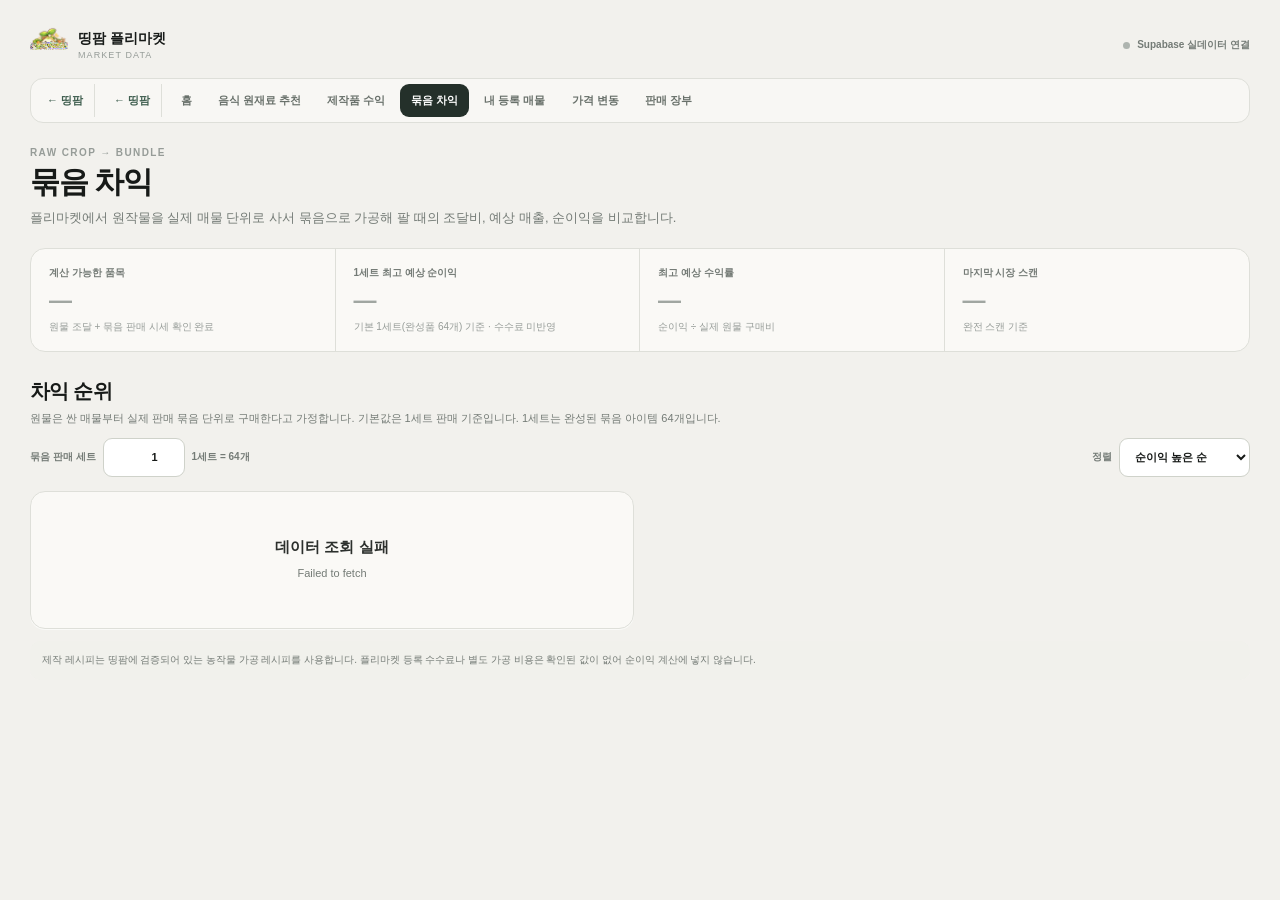
<file: admin-market-bundle.html>
<!doctype html>
<html lang="ko">
<head>
  <meta charset="utf-8">
  <meta name="viewport" content="width=device-width,initial-scale=1">
  <meta name="robots" content="noindex,nofollow,noarchive">
  <meta name="color-scheme" content="light">
  <title>묶음 차익 | 띵팜 플리마켓</title>
  <link rel="stylesheet" href="admin-market.css?v=1.0.0">
  <link rel="icon" type="image/png" href="assets/brand/ddingfarm-logo.png">
</head>
<body>
  <main id="appView" class="shell">
    <div class="brandbar">
      <a class="brand" href="market.html">
        <img src="assets/brand/ddingfarm-logo.png" alt="띵팜">
        <span><strong>띵팜 플리마켓</strong><small>MARKET DATA</small></span>
      </a>
      <div class="top-actions"><span class="status-note">Supabase 실데이터 연결</span></div>
    </div>
    <nav class="navbar" aria-label="플리마켓 메뉴">
      <a href="index.html" class="site-back">← 띵팜</a>
      <a href="market.html">홈</a>
      <a href="admin-market-recommend.html">음식 원재료 추천</a>
      <a href="admin-market-crafting.html">제작품 수익</a>
      <a href="admin-market-bundle.html" class="active">묶음 차익</a>
      <a href="admin-market-listings.html">내 등록 매물</a>
      <a href="admin-market-history.html">가격 변동</a>
      <a href="admin-market-sales.html">판매 장부</a>
    </nav>

    <header class="topbar">
      <div>
        <p class="eyebrow">RAW CROP → BUNDLE</p>
        <h1>묶음 차익</h1>
        <p class="subtitle">플리마켓에서 원작물을 실제 매물 단위로 사서 묶음으로 가공해 팔 때의 조달비, 예상 매출, 순이익을 비교합니다.</p>
      </div>
    </header>

    <section class="metrics">
      <article class="metric"><div class="metric-head">계산 가능한 품목</div><div id="mReady" class="metric-value pending">—</div><div class="metric-foot">원물 조달 + 묶음 판매 시세 확인 완료</div></article>
      <article class="metric"><div class="metric-head">1세트 최고 예상 순이익</div><div id="mBestNet" class="metric-value pending">—</div><div class="metric-foot">기본 1세트(완성품 64개) 기준 · 수수료 미반영</div></article>
      <article class="metric"><div class="metric-head">최고 예상 수익률</div><div id="mBestRoi" class="metric-value pending">—</div><div class="metric-foot">순이익 ÷ 실제 원물 구매비</div></article>
      <article class="metric"><div class="metric-head">마지막 시장 스캔</div><div id="mScan" class="metric-value pending">—</div><div class="metric-foot">완전 스캔 기준</div></article>
    </section>

    <section class="section">
      <div class="section-head">
        <div><h2>차익 순위</h2><p>원물은 싼 매물부터 실제 판매 묶음 단위로 구매한다고 가정합니다. 기본값은 1세트 판매 기준입니다. 1세트는 완성된 묶음 아이템 64개입니다.</p></div>
      </div>
      <div class="bundle-toolbar">
        <div class="bundle-toolbar-left">
          <label class="bundle-field">묶음 판매 세트 <input id="targetSets" type="number" min="1" max="99" step="1" value="1"> <span>1세트 = 64개</span></label>
        </div>
        <div class="bundle-toolbar-right">
          <label class="bundle-field">정렬
            <select id="bundleSort">
              <option value="net">순이익 높은 순</option>
              <option value="roi">수익률 높은 순</option>
              <option value="capital">필요 원금 낮은 순</option>
            </select>
          </label>
        </div>
      </div>
      <div id="bundleGrid" class="bundle-grid">
        <div class="panel empty-state"><strong>시장 데이터 확인 중</strong><p>마지막 완전 스캔의 원물과 묶음 매물을 계산하고 있습니다.</p></div>
      </div>
      <div class="bundle-note">제작 레시피는 띵팜에 검증되어 있는 농작물 가공 레시피를 사용합니다. 플리마켓 등록 수수료나 별도 가공 비용은 확인된 값이 없어 순이익 계산에 넣지 않습니다.</div>
    </section>
  </main>

  <div id="bundleBackdrop" class="sale-drawer-backdrop" aria-hidden="true">
    <aside class="sale-drawer bundle-drawer" role="dialog" aria-modal="true" aria-labelledby="bundleDrawerTitle">
      <div class="sale-drawer-head">
        <div><p class="eyebrow">BUNDLE DETAIL</p><h2 id="bundleDrawerTitle">묶음 차익 상세</h2></div>
        <button id="bundleDrawerClose" class="sale-drawer-close" type="button" aria-label="닫기">×</button>
      </div>
      <div id="bundleDrawerBody"></div>
    </aside>
  </div>

  <script src="admin-market-core.js?v=1.0.0"></script>
  <script src="admin-market-bundle.js?v=1.0.5"></script>
</body>
</html>
</file>
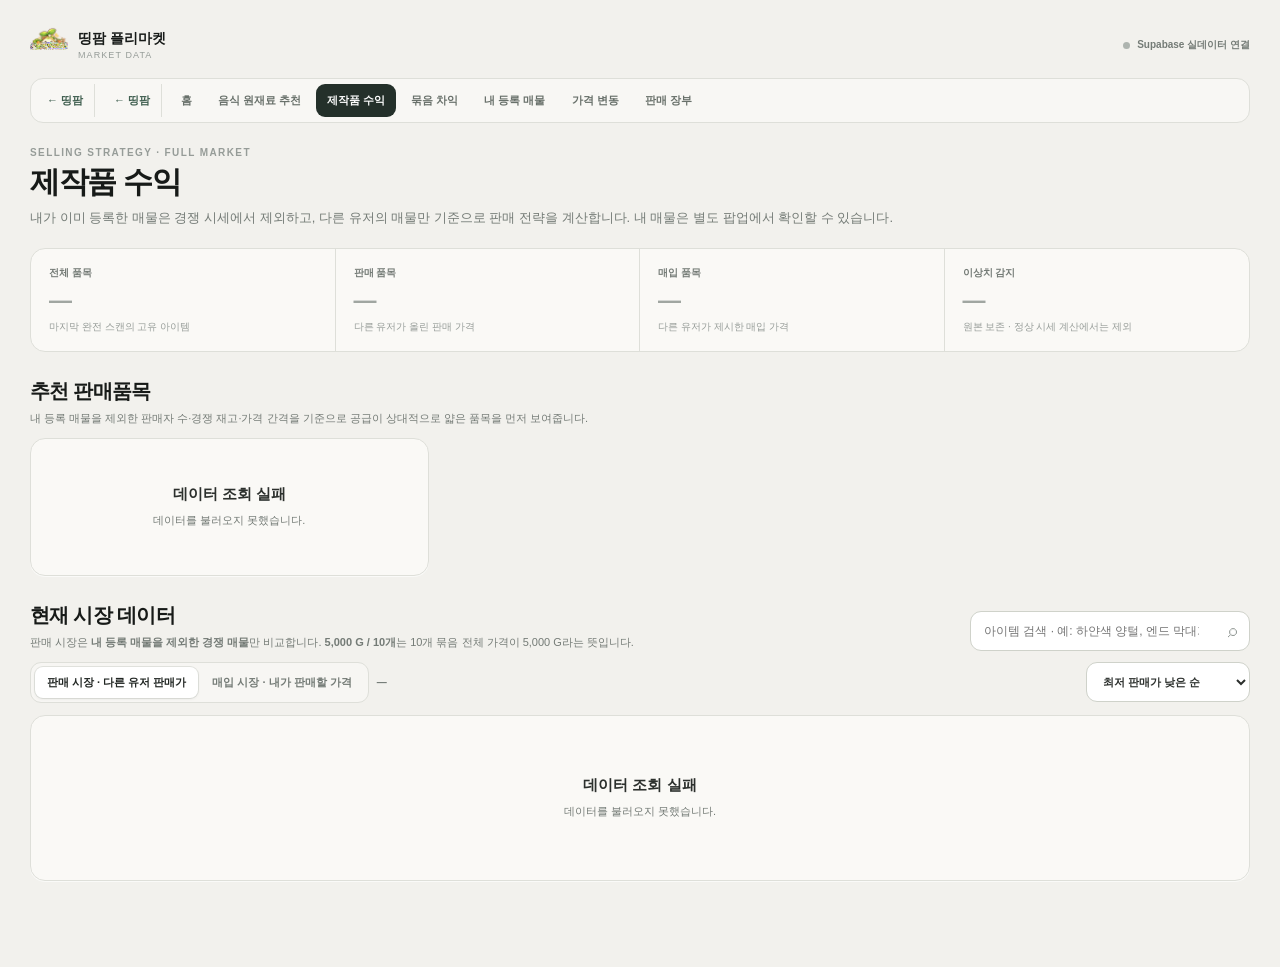
<file: admin-market-crafting.html>
<!doctype html>
<html lang="ko">
<head>
  <meta charset="utf-8">
  <meta name="viewport" content="width=device-width,initial-scale=1">
  <meta name="robots" content="noindex,nofollow,noarchive">
  <meta name="color-scheme" content="light">
  <title>제작품 수익 | 띵팜</title>
  <link rel="stylesheet" href="admin-market.css?v=1.0.2-priceguide">
  <link rel="icon" type="image/png" href="assets/brand/ddingfarm-logo.png">
</head>
<body>
<div id="saleDrawerBackdrop" class="sale-drawer-backdrop" aria-hidden="true">
    <aside id="saleDrawer" class="sale-drawer" role="dialog" aria-modal="true" aria-labelledby="saleDrawerTitle">
      <div class="sale-drawer-head">
        <div><p class="eyebrow">SELLING STRATEGY</p><h2 id="saleDrawerTitle">판매한다면?</h2></div>
        <button id="saleDrawerClose" class="sale-drawer-close" type="button" aria-label="닫기">×</button>
      </div>
      <div id="saleDrawerOwn" class="own-listing-callout hidden"></div>
      <div id="saleDrawerSummary" class="sale-drawer-summary"></div>
      <div class="sale-drawer-inputs">
        <div><label for="saleDrawerCount">보유 개수</label><input id="saleDrawerCount" type="number" min="0" step="1" value="64"></div>
        <div><label for="saleDrawerSets">세트 · 64개</label><input id="saleDrawerSets" type="number" min="0" step="0.01" value="1"></div>
      </div>
      <div id="saleDrawerResult" class="sale-drawer-result"></div>
      <div class="sale-drawer-note">추천가는 현재 정상 범위 경쟁 매물·최저가 재고·다음 가격대를 기준으로 계산합니다. 극단적인 고가 매물은 원본에는 남기되 추천 계산에서는 자동 제외합니다.</div>
    </aside>
  </div>


  <div id="ownDrawerBackdrop" class="sale-drawer-backdrop" aria-hidden="true">
    <aside class="sale-drawer own-listing-drawer" role="dialog" aria-modal="true" aria-labelledby="ownDrawerTitle">
      <div class="sale-drawer-head">
        <div><p class="eyebrow">MY LISTING</p><h2 id="ownDrawerTitle">내 매물 확인</h2></div>
        <button id="ownDrawerClose" class="sale-drawer-close" type="button" aria-label="닫기">×</button>
      </div>
      <div id="ownDrawerBody"></div>
    </aside>
  </div>

  <main id="appView" class="shell">
    <div class="brandbar">
      <a class="brand" href="market.html">
        <img src="assets/brand/ddingfarm-logo.png" alt="띵팜">
        <span><strong>띵팜 플리마켓</strong><small>MARKET DATA</small></span>
      </a>
      <div class="top-actions">
        <span class="status-note">Supabase 실데이터 연결</span>
        
      </div>
    </div>

    <nav class="navbar" aria-label="플리마켓 메뉴"><a href="index.html" class="site-back">← 띵팜</a><a href="market.html">홈</a><a href="admin-market-recommend.html">음식 원재료 추천</a><a href="admin-market-crafting.html" class="active">제작품 수익</a><a href="admin-market-bundle.html">묶음 차익</a><a href="admin-market-listings.html">내 등록 매물</a><a href="admin-market-history.html">가격 변동</a><a href="admin-market-sales.html">판매 장부</a></nav>

    <header class="topbar">
      <div>
        <p class="eyebrow">SELLING STRATEGY · FULL MARKET</p>
        <h1>제작품 수익</h1>
        <p class="subtitle">내가 이미 등록한 매물은 경쟁 시세에서 제외하고, 다른 유저의 매물만 기준으로 판매 전략을 계산합니다. 내 매물은 별도 팝업에서 확인할 수 있습니다.</p>
      </div>
    </header>

    <section class="metrics">
      <article class="metric"><div class="metric-head">전체 품목</div><div id="mAll" class="metric-value pending">—</div><div class="metric-foot">마지막 완전 스캔의 고유 아이템</div></article>
      <article class="metric"><div class="metric-head">판매 품목</div><div id="mSale" class="metric-value pending">—</div><div class="metric-foot">다른 유저가 올린 판매 가격</div></article>
      <article class="metric"><div class="metric-head">매입 품목</div><div id="mBuy" class="metric-value pending">—</div><div class="metric-foot">다른 유저가 제시한 매입 가격</div></article>
      <article class="metric"><div class="metric-head">이상치 감지</div><div id="mOutlier" class="metric-value pending">—</div><div class="metric-foot">원본 보존 · 정상 시세 계산에서는 제외</div></article>
    </section>

    <section class="section">
      <div class="section-head">
        <div>
          <h2>추천 판매품목</h2>
          <p>내 등록 매물을 제외한 판매자 수·경쟁 재고·가격 간격을 기준으로 공급이 상대적으로 얇은 품목을 먼저 보여줍니다.</p>
        </div>
      </div>
      <div id="strategyCards" class="strategy-grid"></div>
    </section>

    <section class="section">
      <div class="section-head">
        <div>
          <h2>현재 시장 데이터</h2>
          <p>판매 시장은 <b>내 등록 매물을 제외한 경쟁 매물</b>만 비교합니다. <b>5,000 G / 10개</b>는 10개 묶음 전체 가격이 5,000 G라는 뜻입니다.</p>
        </div>
        <div class="market-search"><input id="marketSearch" type="search" placeholder="아이템 검색 · 예: 하얀색 양털, 엔드 막대기" autocomplete="off"></div>
      </div>

      <div class="market-toolbar">
        <div class="market-toolbar-left">
          <div id="tradeTabs" class="segmented">
            <button class="active" data-mode="sale">판매 시장 · 다른 유저 판매가</button>
            <button data-mode="buy">매입 시장 · 내가 판매할 가격</button>
          </div>
          <span id="resultCount" class="market-count">—</span>
        </div>
        <div class="market-toolbar-right">
          <select id="marketSort" class="market-sort" aria-label="정렬">
            <option value="best">최저 판매가 낮은 순</option>
            <option value="stock">재고 많은 순</option>
            <option value="offers">매물 많은 순</option>
            <option value="name">이름 순</option>
          </select>
        </div>
      </div>

      <div class="panel table-wrap">
        <table>
          <thead><tr id="marketHead"></tr></thead>
          <tbody id="marketRows"><tr><td><div class="empty-state"><strong>시장 데이터 확인 중</strong><p>마지막 완전 스캔을 불러오고 있습니다.</p></div></td></tr></tbody>
        </table>
      </div>
      <div id="pagination" class="market-pagination"></div>
    </section>
  </main>

  <script src="admin-market-core.js?v=1.0.0"></script>
  <script>
  (()=>{"use strict";
    const F=MarketAdmin;
    const PAGE_SIZE=50;
    let allOffers=[],offers=[],ownListings=[],ownSellerName="",ownSellerConfidence="",mode="sale",query="",sort="best",page=1,lastGroups=[];

    const median=a=>{const v=a.filter(Number.isFinite).slice().sort((x,y)=>x-y);if(!v.length)return null;const m=Math.floor(v.length/2);return v.length%2?v[m]:(v[m-1]+v[m])/2};
    const unit=o=>F.offerUnit(o);
    const price=o=>Number(o?.listing_price||0);
    const stock=o=>Math.max(0,Number(o?.stock_quantity??0));

    function cleanOffers(rows){
      return (rows||[]).filter(o=>{
        const target=String(o?.raw_data?.searchTarget||"").trim();
        if(!target)return true;
        return String(o.item_name||"").trim()===target;
      });
    }


    function inferOwnSeller(rows,ownRows){
      const usable=(ownRows||[]).filter(o=>o?.item_name&&Number(o?.listing_price)>0&&Number(o?.listed_quantity)>0);
      if(!usable.length)return {name:"",confidence:"none",matched:0};
      const scores=new Map();
      for(const own of usable){
        const matches=rows.filter(o=>
          o.trade_type!=="buy" &&
          String(o.item_name||"").trim()===String(own.item_name||"").trim() &&
          Number(o.quantity)===Number(own.listed_quantity) &&
          Number(o.listing_price)===Number(own.listing_price) &&
          o.seller_name
        );
        for(const seller of new Set(matches.map(o=>String(o.seller_name)))){
          scores.set(seller,(scores.get(seller)||0)+1);
        }
      }
      const ranked=[...scores.entries()].sort((a,b)=>b[1]-a[1]||a[0].localeCompare(b[0]));
      if(!ranked.length)return {name:"",confidence:"none",matched:0};
      const [name,matched]=ranked[0],second=ranked[1]?.[1]||0;
      const required=usable.length>=2?Math.min(2,usable.length):1;
      if(matched<required||matched===second)return {name:"",confidence:"ambiguous",matched};
      return {name,confidence:matched===usable.length?"exact":"strong",matched};
    }

    function ownFor(itemName,bundleQuantity=null){
      return ownListings.filter(o=>
        String(o.item_name||"").trim()===String(itemName||"").trim() &&
        (bundleQuantity==null||Number(o.listed_quantity)===Number(bundleQuantity))
      );
    }

    function ownMarketMatch(own){
      if(!ownSellerName)return null;
      return allOffers.find(o=>
        o.trade_type!=="buy" &&
        String(o.seller_name||"")===ownSellerName &&
        String(o.item_name||"").trim()===String(own.item_name||"").trim() &&
        Number(o.quantity)===Number(own.listed_quantity) &&
        Number(o.listing_price)===Number(own.listing_price)
      )||null;
    }

    function ownButton(itemName,bundleQuantity,compact=false){
      const count=ownFor(itemName,bundleQuantity).length;
      if(!count)return "";
      return '<button type="button" class="own-listing-btn'+(compact?' compact':'')+'" data-own-open="'+
        F.escapeHtml(itemName)+'" data-own-bundle="'+F.fmt(bundleQuantity)+'">내 매물 확인'+
        (count>1?' '+F.fmt(count)+'건':'')+'</button>';
    }

    function isHighOutlier(o,group){
      const values=group.map(unit).filter(v=>Number.isFinite(v)&&v>0);
      const u=unit(o);if(!(u>0)||values.length<2)return false;
      const sorted=values.slice().sort((a,b)=>a-b);
      if(values.length===2){
        const lo=sorted[0],hi=sorted[1];
        return u===hi&&lo>0&&hi>lo*20;
      }
      const med=median(values);if(!(med>0)||u<=med*5)return false;
      const mad=median(values.map(v=>Math.abs(v-med)))||0;
      return mad===0||((u-med)/(1.4826*mad)>6);
    }

    function summarize(){
      const itemGroups=new Map(),bundleGroups=new Map();
      for(const o of offers){
        const t=o.trade_type==="buy"?"buy":"sale",name=String(o.item_name||"").trim(),qty=Math.max(1,Number(o.quantity||1));
        if(!name)continue;
        const ik=t+"\u0000"+name,ia=itemGroups.get(ik)||[];ia.push(o);itemGroups.set(ik,ia);
        const bk=ik+"\u0000"+qty,ba=bundleGroups.get(bk)||[];ba.push(o);bundleGroups.set(bk,ba);
      }
      const rows=[];
      for(const [k,g] of bundleGroups){
        const parts=k.split("\u0000"),t=parts[0],name=parts[1],bundleQuantity=Number(parts[2]||1);
        const itemGroup=itemGroups.get(t+"\u0000"+name)||g;
        const flaggedAll=itemGroup.filter(o=>isHighOutlier(o,itemGroup));
        const flagged=g.filter(o=>flaggedAll.includes(o));
        const normal=t==="sale"?g.filter(o=>!flagged.includes(o)):g;
        const pool=normal.length?normal:g;
        const sorted=pool.slice().sort((a,b)=>t==="sale"?price(a)-price(b):price(b)-price(a));
        const best=sorted[0]||null,bestPrice=price(best);
        const bestOffers=sorted.filter(o=>price(o)===bestPrice);
        const metricPool=t==="sale"?(normal.length?normal:g):g;
        const sellerCount=new Set(metricPool.map(o=>o.seller_name).filter(Boolean)).size;
        const bestSellerCount=new Set(bestOffers.map(o=>o.seller_name).filter(Boolean)).size;
        const totalStock=metricPool.reduce((a,o)=>a+stock(o),0);
        rows.push({
          mode:t,item_name:name,bundleQuantity,best,bestOffers,offers:g,normal,flagged,
          sellerCount,bestSellerCount,totalStock,
          confidence:g.length===1?"단일 매물":normal.length<2?"시세 부족":"정상",
          bestFlagged:best?flagged.includes(best):false
        });
      }
      return rows;
    }

    function opportunityScore(g){
      if(g.mode!=="sale"||g.normal.length<2||g.sellerCount<2||!g.best)return -Infinity;
      const bundles=g.totalStock/Math.max(1,g.bundleQuantity);
      const sellerScore=g.sellerCount<=3?35:g.sellerCount<=5?25:g.sellerCount<=8?15:5;
      const stockScore=bundles<=20?30:bundles<=80?20:bundles<=200?10:3;
      const offerScore=g.normal.length<=3?20:g.normal.length<=6?13:6;
      const sorted=g.normal.slice().sort((a,b)=>price(a)-price(b));
      const low=price(sorted[0]),next=sorted.find(o=>price(o)>low);
      const spread=next&&low>0?Math.min(15,Math.max(0,(price(next)/low-1)*100)):0;
      return sellerScore+stockScore+offerScore+spread;
    }

    function saleDecision(g,count=0){
      const pool=(g.normal.length?g.normal:g.offers).slice().sort((a,b)=>price(a)-price(b));
      if(!pool.length)return {price:null,lowPrice:null,lowStock:0,nextPrice:null,action:"none",reason:"비교할 정상 판매 매물이 없습니다."};

      const bundle=Math.max(1,Number(g.bundleQuantity||1));
      const lowPrice=price(pool[0]);
      const lowTier=pool.filter(o=>price(o)===lowPrice);
      const lowStock=lowTier.reduce((a,o)=>a+stock(o),0);
      const next=pool.find(o=>price(o)>lowPrice);
      const nextPrice=next?price(next):null;
      const ownQty=Math.max(0,Math.floor(Number(count)||0));
      const ownBundles=Math.floor(ownQty/bundle);
      const lowBundles=lowStock/bundle;
      const veryThin=lowStock<=bundle*2;

      let recommended=lowPrice;
      let action="hold";
      let reason="";

      if(veryThin){
        recommended=lowPrice;
        action="hold";
        reason="현재 최저가 "+F.gold(lowPrice)+" / "+F.fmt(bundle)+"개의 경쟁 재고가 "+F.fmt(lowStock)+"개 ("+
          lowBundles.toLocaleString("ko-KR",{maximumFractionDigits:1})+"묶음)로 매우 적어 곧 소진될 가능성이 큽니다. "+
          "지금 1G를 더 낮출 실익이 작아 최저가 유지가 유리합니다.";
        if(nextPrice!=null){
          reason+=" 최저가 물량이 빠지면 다음 정상 가격대 "+F.gold(nextPrice)+" / "+F.fmt(bundle)+"개까지 가격을 올릴 여지도 있습니다.";
        }
      }else{
        recommended=Math.max(1,lowPrice-1);
        action="undercut";
        if(ownQty>0&&ownQty<lowStock){
          reason="내 보유량 "+F.fmt(ownQty)+"개 ("+F.fmt(ownBundles)+"묶음)보다 현재 최저가 경쟁 재고 "+F.fmt(lowStock)+"개가 더 많습니다. "+
            "같은 가격으로 올리면 기존 매물 뒤에서 기다릴 가능성이 높아 "+F.gold(lowPrice)+"보다 1G 낮은 "+F.gold(recommended)+"를 추천합니다.";
        }else if(ownQty>0){
          reason="현재 최저가 경쟁 재고가 "+F.fmt(lowStock)+"개로 충분히 남아 있습니다. 내 보유량 "+F.fmt(ownQty)+"개를 같은 가격에 올리기보다 "+
            "최저가보다 1G 낮은 "+F.gold(recommended)+"로 가격 우선권을 잡는 편이 유리합니다.";
        }else{
          reason="현재 최저가 경쟁 재고가 "+F.fmt(lowStock)+"개로 충분히 남아 있어 동일가 대기보다 "+
            "최저가 "+F.gold(lowPrice)+"보다 1G 낮은 "+F.gold(recommended)+"로 가격 우선권을 잡는 편이 유리합니다.";
        }
        if(nextPrice!=null){
          reason+=" 다음 정상 가격대는 "+F.gold(nextPrice)+" / "+F.fmt(bundle)+"개입니다.";
        }
      }

      if(g.flagged.length){
        reason+=" 극단 고가 "+F.fmt(g.flagged.length)+"건은 추천 계산에서 제외했습니다.";
      }
      return {price:recommended,lowPrice,lowStock,nextPrice,action,reason};
    }

    function recommendPrice(g,count=0){
      return saleDecision(g,count).price;
    }

    function recommendedGroups(){
      const bestByItem=new Map();
      for(const g of lastGroups.filter(x=>x.mode==="sale")){
        const score=opportunityScore(g);if(!Number.isFinite(score))continue;
        const prev=bestByItem.get(g.item_name);
        if(!prev||score>prev.score)bestByItem.set(g.item_name,{g,score});
      }
      return [...bestByItem.values()].sort((a,b)=>b.score-a.score).slice(0,6);
    }

    function initialListings(g,available){
      if(available<=0)return 0;
      let n=g.sellerCount<=2?3:g.sellerCount<=5?2:1;
      if(g.totalStock<g.bundleQuantity*10)n=Math.min(3,n+1);
      return Math.min(available,n);
    }

    function sellerDetails(r){
      const rows=r.bestOffers||[];
      if(!rows.length)return "—";
      if(rows.length===1){
        const o=rows[0],shop=o?.raw_data?.shopName||"—";
        return '<div class="shop-cell"><strong>'+F.escapeHtml(o?.seller_name||"—")+'</strong><small>'+F.escapeHtml(shop)+' · 재고 '+F.fmt(stock(o))+'개</small></div>';
      }
      const label=mode==="sale"?"최저가 매물":"최고가 매입";
      return '<details class="seller-details"><summary>'+label+' '+F.fmt(rows.length)+'개 · '+F.fmt(r.bestSellerCount)+'명</summary><div class="seller-list">'+rows.map(o=>{
        const shop=o?.raw_data?.shopName||"—";
        return '<div class="seller-row"><strong>'+F.escapeHtml(o?.seller_name||"—")+'</strong><small>'+F.escapeHtml(shop)+' · 재고 '+F.fmt(stock(o))+'개</small></div>';
      }).join("")+'</div></details>';
    }

    function badge(r){
      if(mode==="sale"&&r.flagged.length)return '<span class="market-badge warn">이상치 '+r.flagged.length+'건 제외</span>';
      if(mode==="buy"&&r.bestFlagged)return '<span class="market-badge danger">이상치 가능 · 최고가 유지</span>';
      if(r.confidence==="단일 매물")return '<span class="market-badge muted">단일 매물</span>';
      if(r.confidence==="시세 부족")return '<span class="market-badge warn">시세 부족</span>';
      return '<span class="market-badge ok">정상 범위</span>';
    }

    function renderRecommendations(){
      const box=document.querySelector("#strategyCards"),recs=recommendedGroups();
      box.innerHTML=recs.length?recs.map((x,i)=>{
        const g=x.g,rp=recommendPrice(g,g.bundleQuantity),best=g.best;
        return '<article class="panel strategy-card">'+
          '<div class="strategy-rank">MARKET PICK '+String(i+1).padStart(2,"0")+'</div>'+
          '<div class="strategy-title">'+F.escapeHtml(g.item_name)+'</div>'+
          '<div class="strategy-main">'+
            '<div class="strategy-kv"><span>내 매물 제외 최저</span><strong>'+F.offerText(best)+'</strong></div>'+
            '<div class="strategy-kv"><span>추천 판매가</span><strong>'+F.gold(rp)+' / '+F.fmt(g.bundleQuantity)+'개</strong></div>'+
            '<div class="strategy-kv"><span>추천 묶음</span><strong>'+F.fmt(g.bundleQuantity)+'개</strong></div>'+
            '<div class="strategy-kv"><span>경쟁</span><strong>'+F.fmt(g.sellerCount)+'명 · '+F.fmt(g.totalStock)+'개</strong></div>'+
          '</div>'+
          '<div class="strategy-meta"><span class="market-badge ok">내 매물 제외</span><span>경쟁 매물 기준</span></div>'+
          '<div class="strategy-actions"><button class="strategy-action" data-sale-open="'+F.escapeHtml(g.item_name)+'" data-sale-bundle="'+F.fmt(g.bundleQuantity)+'">판매한다면?</button>'+ownButton(g.item_name,g.bundleQuantity)+'</div>'+
        '</article>';
      }).join(""):'<div class="panel empty-state"><strong>추천 후보가 부족합니다</strong><p>판매자가 2명 이상인 정상 범위 매물이 더 쌓이면 시장 공급 기준 추천을 표시합니다.</p></div>';
    }

    function renderCalculator(){
      const name=document.querySelector("#calcItem").value.trim(),count=Math.max(0,Math.floor(Number(document.querySelector("#calcCount").value)||0));
      const groups=lastGroups.filter(g=>g.mode==="sale"&&g.item_name===name);
      const result=document.querySelector("#calcResult");
      if(!name){result.innerHTML='<strong>아이템을 선택해 주세요</strong><small>현재 시장의 묶음별 경쟁가를 기준으로 계산합니다.</small>';return}
      if(!groups.length){result.innerHTML='<strong>현재 판매 매물 없음</strong><small>해당 아이템은 마지막 완전 스캔에서 판매 매물을 찾지 못했습니다.</small>';return}
      const g=groups.slice().sort((a,b)=>opportunityScore(b)-opportunityScore(a))[0];
      const rp=recommendPrice(g,count),available=Math.floor(count/Math.max(1,g.bundleQuantity)),initial=initialListings(g,available),qty=initial*g.bundleQuantity;
      result.innerHTML='<strong>추천 '+F.fmt(g.bundleQuantity)+'개 묶음 · '+F.gold(rp)+'</strong><small>보유 '+F.fmt(count)+'개 → '+F.fmt(available)+'묶음 가능 · 초기 권장 '+F.fmt(initial)+'묶음 ('+F.fmt(qty)+'개)</small>';
    }

    function renderDatalist(){
      const names=[...new Set(lastGroups.filter(g=>g.mode==="sale").map(g=>g.item_name))].sort((a,b)=>a.localeCompare(b,"ko"));
      document.querySelector("#calcItems").innerHTML=names.map(x=>'<option value="'+F.escapeHtml(x)+'"></option>').join("");
    }

    function currentRows(){
      let rows=lastGroups.filter(r=>r.mode===mode&&!(mode==="sale"&&r.flagged.length===r.offers.length&&r.flagged.length>0));
      const q=query.trim().toLowerCase();if(q)rows=rows.filter(r=>r.item_name.toLowerCase().includes(q));
      rows.sort((a,b)=>{
        if(sort==="name")return a.item_name.localeCompare(b.item_name,"ko")||a.bundleQuantity-b.bundleQuantity;
        if(sort==="stock")return b.totalStock-a.totalStock||a.item_name.localeCompare(b.item_name,"ko");
        if(sort==="offers")return b.offers.length-a.offers.length||a.item_name.localeCompare(b.item_name,"ko");
        const au=unit(a.best)??(mode==="sale"?Infinity:-Infinity),bu=unit(b.best)??(mode==="sale"?Infinity:-Infinity);
        return mode==="sale"?(au-bu):(bu-au);
      });
      return rows;
    }

    function updateSortOptions(){
      const s=document.querySelector("#marketSort");
      s.innerHTML=mode==="sale"
        ?'<option value="best">최저 판매가 낮은 순</option><option value="stock">재고 많은 순</option><option value="offers">매물 많은 순</option><option value="name">이름 순</option>'
        :'<option value="best">최고 매입가 높은 순</option><option value="stock">납품 가능 많은 순</option><option value="offers">매입처 많은 순</option><option value="name">이름 순</option>';
      s.value=sort;
    }

    function renderMarket(){
      const sale=new Set(lastGroups.filter(x=>x.mode==="sale").map(x=>x.item_name)),buy=new Set(lastGroups.filter(x=>x.mode==="buy").map(x=>x.item_name)),names=new Set([...sale,...buy]);
      document.querySelector("#mAll").textContent=F.fmt(names.size)+"종";
      document.querySelector("#mSale").textContent=F.fmt(sale.size)+"종";
      document.querySelector("#mBuy").textContent=F.fmt(buy.size)+"종";
      document.querySelector("#mOutlier").textContent=F.fmt(lastGroups.reduce((a,x)=>a+x.flagged.length,0))+"건";
      ["#mAll","#mSale","#mBuy","#mOutlier"].forEach(x=>document.querySelector(x).classList.remove("pending"));

      const rows=currentRows(),pages=Math.max(1,Math.ceil(rows.length/PAGE_SIZE));page=Math.min(page,pages);
      const shown=rows.slice((page-1)*PAGE_SIZE,page*PAGE_SIZE);
      document.querySelector("#resultCount").textContent=F.fmt(rows.length)+"개 묶음 · "+page+"/"+pages+"페이지";
      document.querySelector("#marketHead").innerHTML=mode==="sale"
        ?'<th>아이템</th><th>묶음</th><th>내 매물 제외 최저가</th><th>환산 정보</th><th>경쟁 재고</th><th>경쟁 최저가 판매자</th><th>시장 상태</th><th>판매 전략</th>'
        :'<th>아이템</th><th>묶음</th><th>묶음 최고 매입가</th><th>환산 정보</th><th>납품 가능</th><th>최고가 매입자</th><th>시장 상태</th>';

      const body=document.querySelector("#marketRows");
      body.innerHTML=shown.length?shown.map(r=>{
        const o=r.best;
        return '<tr>'+
          '<td class="item-name">'+F.escapeHtml(r.item_name)+'<small>'+F.fmt(r.offers.length)+'개 경쟁 매물 · '+F.fmt(r.sellerCount)+'명</small></td>'+
          '<td><span class="market-badge muted">'+F.fmt(r.bundleQuantity)+'개 묶음</span></td>'+
          '<td><span class="offer-main">'+F.offerText(o)+'</span><span class="offer-sub">'+(mode==="sale"?"내 매물을 제외한 최저가":"이 묶음에서 가장 높은 매입가")+'</span></td>'+
          '<td><span class="offer-main">'+F.gold(unit(o))+' / 1개</span><span class="offer-sub">'+F.gold((unit(o)||0)*64)+' / 64개 · 다른 묶음 비교용</span></td>'+
          '<td>'+F.fmt(stock(o))+'개<span class="offer-sub">'+(mode==="sale"?"경쟁 최저가 재고":"대표 최고가 매입 가능")+'</span></td>'+
          '<td>'+sellerDetails(r)+'</td>'+
          '<td>'+badge(r)+'</td>'+
          (mode==="sale"?'<td><div class="market-action-stack"><button type="button" class="sale-strategy-btn" data-sale-open="'+F.escapeHtml(r.item_name)+'" data-sale-bundle="'+F.fmt(r.bundleQuantity)+'">판매한다면?</button>'+ownButton(r.item_name,r.bundleQuantity,true)+'</div></td>':'')+
          '</tr>';
      }).join(""):'<tr><td colspan="'+(mode==="sale"?8:7)+'"><div class="empty-state"><strong>검색 결과가 없습니다</strong><p>다른 아이템명으로 검색해 주세요.</p></div></td></tr>';

      const p=document.querySelector("#pagination"),buttons=[];
      buttons.push('<button data-page="'+(page-1)+'" '+(page<=1?"disabled":"")+'>이전</button>');
      const start=Math.max(1,page-3),end=Math.min(pages,page+3);
      if(start>1)buttons.push('<button data-page="1">1</button>'+(start>2?'<span>…</span>':''));
      for(let i=start;i<=end;i++)buttons.push('<button data-page="'+i+'" class="'+(i===page?"active":"")+'">'+i+'</button>');
      if(end<pages)buttons.push((end<pages-1?'<span>…</span>':'')+'<button data-page="'+pages+'">'+pages+'</button>');
      buttons.push('<button data-page="'+(page+1)+'" '+(page>=pages?"disabled":"")+'>다음</button>');
      p.innerHTML=buttons.join("");
    }

    let drawerGroup=null;

    function normalSalePool(g){
      return (g?.normal?.length?g.normal:g?.offers||[]).filter(Boolean).slice().sort((a,b)=>price(a)-price(b));
    }

    function openSaleDrawer(name,bundleQuantity){
      const qty=Number(bundleQuantity);
      drawerGroup=lastGroups.find(g=>g.mode==="sale"&&g.item_name===name&&g.bundleQuantity===qty)||null;
      if(!drawerGroup)return;
      document.querySelector("#saleDrawerTitle").textContent=name+" · 판매한다면?";
      document.querySelector("#saleDrawerCount").value=String(Math.max(1,qty));
      document.querySelector("#saleDrawerSets").value=(Math.max(1,qty)/64).toFixed(2).replace(/\.00$/,"");
      renderSaleDrawer();
      const backdrop=document.querySelector("#saleDrawerBackdrop");
      backdrop.classList.add("open");backdrop.setAttribute("aria-hidden","false");
    }

    function closeSaleDrawer(){
      const backdrop=document.querySelector("#saleDrawerBackdrop");
      backdrop.classList.remove("open");backdrop.setAttribute("aria-hidden","true");
      drawerGroup=null;
    }

    function renderSaleDrawer(){
      const g=drawerGroup;if(!g)return;
      const count=Math.max(0,Math.floor(Number(document.querySelector("#saleDrawerCount").value)||0));
      const bundle=Math.max(1,g.bundleQuantity),available=Math.floor(count/bundle),decision=saleDecision(g,count),rp=decision.price;
      const lowStock=decision.lowStock,nextPrice=decision.nextPrice;
      const initial=initialListings(g,available);
      const total=Number.isFinite(rp)&&available>0?rp*available:null;
      const best=g.best;
      const ownRows=ownFor(g.item_name,bundle),ownBox=document.querySelector("#saleDrawerOwn");
      if(ownRows.length){
        ownBox.classList.remove("hidden");
        ownBox.innerHTML='<div><strong>내 등록 매물 '+F.fmt(ownRows.length)+'건</strong><span>판매 전략은 이 매물을 제외한 경쟁 시세로 계산합니다.</span></div>'+
          ownButton(g.item_name,bundle,true);
      }else{
        ownBox.classList.add("hidden");ownBox.innerHTML="";
      }

      document.querySelector("#saleDrawerSummary").innerHTML=
        '<div><span>기준 묶음</span><strong>'+F.fmt(bundle)+'개</strong></div>'+
        '<div><span>내 매물 제외 최저가</span><strong>'+F.offerText(best)+'</strong></div>'+
        '<div><span>최저가 경쟁 재고</span><strong>'+F.fmt(lowStock)+'개</strong></div>'+
        '<div><span>다음 정상 가격대</span><strong>'+(nextPrice?F.gold(nextPrice)+' / '+F.fmt(bundle)+'개':'없음')+'</strong></div>';

      document.querySelector("#saleDrawerResult").innerHTML=
        '<div class="sale-result-card primary"><span>추천 판매금액</span><strong>'+(rp?F.gold(rp)+' / '+F.fmt(bundle)+'개':'시세 부족')+'</strong></div>'+
        '<div class="sale-result-card"><span>현재 보유량으로 가능한 묶음</span><strong>'+F.fmt(available)+'묶음 · '+F.fmt(available*bundle)+'개</strong></div>'+
        '<div class="sale-result-card"><span>추천 초기 등록량</span><strong>'+F.fmt(initial)+'묶음'+(initial?' · '+F.fmt(initial*bundle)+'개':'')+'</strong></div>'+
        '<div class="sale-result-card"><span>전량 등록 시 표시 총액</span><strong>'+(total!=null?F.gold(total):"—")+'</strong></div>'+
        '<div class="sale-result-card"><span>판단 근거</span><strong>'+F.escapeHtml(decision.reason)+'</strong></div>';
    }

    function openOwnDrawer(name,bundleQuantity){
      const qty=Number(bundleQuantity),rows=ownFor(name,Number.isFinite(qty)&&qty>0?qty:null);
      if(!rows.length)return;
      document.querySelector("#ownDrawerTitle").textContent=name+" · 내 매물 확인";
      const cards=rows.map(o=>{
        const match=ownMarketMatch(o);
        const remaining=o.remaining_quantity!=null&&Number.isFinite(Number(o.remaining_quantity))?Number(o.remaining_quantity):(match?stock(match):null);
        const source=match&&ownSellerName?"플리마켓 전체 스캔에서 내 판매자명과 일치":"내 등록 매물 화면에서 확인";
        const myPrice=Number(o.listing_price||0),bundle=Math.max(1,Number(o.listed_quantity||1));
        const group=ownSellerName?lastGroups.find(g=>g.mode==="sale"&&g.item_name===o.item_name&&g.bundleQuantity===bundle):null;
        const decision=group?saleDecision(group,remaining==null?bundle:remaining):null;
        const competitorLow=decision&&Number.isFinite(decision.lowPrice)?decision.lowPrice:null;
        const recommended=decision&&Number.isFinite(decision.price)?decision.price:null;
        let guideKind="muted",guideTitle="가격 조정 판단 보류",guideAction="비교 가능한 경쟁 시세가 충분하지 않습니다.",compareText="경쟁 최저가 확인 불가";
        if(!ownSellerName){
          guideAction="내 판매자명을 확정하지 못해 내 매물을 경쟁 시세에서 안전하게 제외할 수 없습니다.";
        }else if(recommended!=null){
          const gap=myPrice-recommended;
          if(competitorLow!=null){
            const marketGap=myPrice-competitorLow;
            compareText=marketGap===0
              ?"경쟁 최저가와 같은 가격"
              :marketGap>0
                ?"경쟁 최저가보다 "+F.gold(marketGap)+" 높음"
                :"경쟁 최저가보다 "+F.gold(Math.abs(marketGap))+" 낮음";
          }
          if(gap>0){
            guideKind="high";
            guideTitle="현재 가격이 추천가보다 "+F.gold(gap)+" 높아요";
            guideAction=F.gold(gap)+" 내려서 "+F.gold(recommended)+" / "+F.fmt(bundle)+"개로 조정하는 것을 추천합니다.";
          }else if(gap<0){
            guideKind="low";
            guideTitle="현재 가격이 추천가보다 "+F.gold(Math.abs(gap))+" 낮아요";
            guideAction=F.gold(Math.abs(gap))+" 올려서 "+F.gold(recommended)+" / "+F.fmt(bundle)+"개까지 조정해도 현재 전략 기준 경쟁력을 유지합니다.";
          }else{
            guideKind="good";
            guideTitle="현재 가격이 추천가와 같아요";
            guideAction="지금 "+F.gold(myPrice)+" / "+F.fmt(bundle)+"개 가격을 유지하는 것을 추천합니다.";
          }
        }else if(group){
          guideAction="내 매물을 제외한 경쟁 매물은 확인됐지만 추천가를 만들기에는 시세가 부족합니다.";
        }else if(ownSellerName){
          guideAction="현재 같은 판매 단위의 다른 유저 매물이 없어 가격을 올리거나 내릴 근거가 부족합니다.";
        }

        const competitorText=competitorLow==null?"없음":F.gold(competitorLow)+" / "+F.fmt(bundle)+"개";
        const recommendedText=recommended==null?"판단 보류":F.gold(recommended)+" / "+F.fmt(bundle)+"개";
        const reason=decision?.reason||"다른 유저의 정상 범위 경쟁 매물이 충분히 쌓이면 자동으로 판매 전략을 계산합니다.";

        return '<article class="own-listing-card">'+
          '<div class="own-listing-card-head"><span class="market-badge ok">내 매물</span><strong>'+F.gold(o.listing_price)+' / '+F.fmt(o.listed_quantity)+'개</strong></div>'+
          '<div class="own-price-guide '+guideKind+'">'+
            '<div class="own-price-guide-kicker">PRICE CHECK</div>'+
            '<strong>'+F.escapeHtml(guideTitle)+'</strong>'+
            '<p>'+F.escapeHtml(guideAction)+'</p>'+
            '<div class="own-price-compare">'+
              '<div><span>내 현재 가격</span><b>'+F.gold(myPrice)+' / '+F.fmt(bundle)+'개</b></div>'+
              '<div><span>내 매물 제외 최저</span><b>'+competitorText+'</b></div>'+
              '<div><span>추천 판매가</span><b>'+recommendedText+'</b></div>'+
            '</div>'+
            '<small>'+F.escapeHtml(compareText)+' · '+F.escapeHtml(reason)+'</small>'+
          '</div>'+
          '<div class="own-listing-grid">'+
            '<div><span>등록 단위</span><b>'+F.fmt(o.listed_quantity)+'개</b></div>'+
            '<div><span>등록 가격</span><b>'+F.gold(o.listing_price)+'</b></div>'+
            '<div><span>현재 확인 재고</span><b>'+(remaining==null?"확인 불가":F.fmt(remaining)+"개")+'</b></div>'+
            '<div><span>개당 환산</span><b>'+F.gold(Number(o.listing_price)/Math.max(1,Number(o.listed_quantity)))+'</b></div>'+
          '</div><small>'+F.escapeHtml(source)+'</small></article>';
      }).join("");
      const sellerNote=ownSellerName
        ?'<div class="own-seller-note"><span>내 판매자 식별</span><strong>'+F.escapeHtml(ownSellerName)+'</strong><small>내 등록 매물과 전체 시장의 상품·단위·가격을 대조해 식별했습니다.</small></div>'
        :'<div class="own-seller-note warn"><span>내 판매자 식별</span><strong>자동 식별 보류</strong><small>동일 상품·가격 매물이 겹쳐 판매자명을 확정하지 못했습니다. 내 매물 정보 자체는 정상 표시됩니다.</small></div>';
      document.querySelector("#ownDrawerBody").innerHTML=sellerNote+cards+
        '<div class="sale-drawer-note">가격 조정 안내는 내 매물을 제외한 정상 범위 경쟁 매물과 기존 판매 전략을 기준으로 계산합니다. 경쟁 시세가 부족하면 임의로 가격을 정하지 않고 판단을 보류합니다.</div>';
      const backdrop=document.querySelector("#ownDrawerBackdrop");
      backdrop.classList.add("open");backdrop.setAttribute("aria-hidden","false");
    }

    function closeOwnDrawer(){
      const backdrop=document.querySelector("#ownDrawerBackdrop");
      backdrop.classList.remove("open");backdrop.setAttribute("aria-hidden","true");
    }

    function renderAll(){
      renderRecommendations();renderMarket();
    }

    async function load(){
      try{
        const [marketData,ownData]=await Promise.all([
          F.marketOffers(),
          F.market("market-own-listings")
        ]);
        allOffers=cleanOffers(marketData.offers||[]);
        ownListings=Array.isArray(ownData.listings)?ownData.listings:[];
        const inferred=inferOwnSeller(allOffers,ownListings);
        ownSellerName=inferred.name||"";
        ownSellerConfidence=inferred.confidence||"none";
        offers=allOffers.filter(o=>!(o.trade_type!=="buy"&&ownSellerName&&String(o.seller_name||"")===ownSellerName));
        lastGroups=summarize();
        renderAll();
      }catch(e){
        console.error(e);
        document.querySelector("#strategyCards").innerHTML='<div class="panel">'+F.errorState()+'</div>';
        document.querySelector("#marketRows").innerHTML='<tr><td colspan="7">'+F.errorState()+'</td></tr>';
      }
    }

    document.querySelector("#marketSearch").addEventListener("input",e=>{query=e.target.value;page=1;renderMarket()});
    document.querySelector("#tradeTabs").addEventListener("click",e=>{
      const b=e.target.closest("button[data-mode]");if(!b)return;
      mode=b.dataset.mode;page=1;sort="best";
      [...e.currentTarget.querySelectorAll("button")].forEach(x=>x.classList.toggle("active",x===b));
      updateSortOptions();renderMarket();
    });
    document.querySelector("#marketSort").addEventListener("change",e=>{sort=e.target.value;page=1;renderMarket()});
    document.querySelector("#pagination").addEventListener("click",e=>{const b=e.target.closest("button[data-page]");if(!b||b.disabled)return;page=Number(b.dataset.page)||1;renderMarket();document.querySelector("#tradeTabs")?.scrollIntoView({behavior:"smooth",block:"center"})});
    document.querySelector("#strategyCards").addEventListener("click",e=>{
      const b=e.target.closest("button[data-sale-open]");if(!b)return;
      openSaleDrawer(b.dataset.saleOpen||"",b.dataset.saleBundle||"0");
    });
    document.querySelector("#marketRows").addEventListener("click",e=>{
      const b=e.target.closest("button[data-sale-open]");if(!b)return;
      openSaleDrawer(b.dataset.saleOpen||"",b.dataset.saleBundle||"0");
    });
    document.addEventListener("click",e=>{
      const b=e.target.closest("button[data-own-open]");if(!b)return;
      openOwnDrawer(b.dataset.ownOpen||"",b.dataset.ownBundle||"0");
    });
    document.querySelector("#saleDrawerClose").addEventListener("click",closeSaleDrawer);
    document.querySelector("#ownDrawerClose").addEventListener("click",closeOwnDrawer);
    document.querySelector("#saleDrawerBackdrop").addEventListener("click",e=>{if(e.target===e.currentTarget)closeSaleDrawer()});
    document.querySelector("#ownDrawerBackdrop").addEventListener("click",e=>{if(e.target===e.currentTarget)closeOwnDrawer()});
    document.addEventListener("keydown",e=>{if(e.key==="Escape"){closeOwnDrawer();closeSaleDrawer()}});
    document.querySelector("#saleDrawerCount").addEventListener("input",e=>{
      const n=Math.max(0,Number(e.target.value)||0);
      document.querySelector("#saleDrawerSets").value=(n/64).toFixed(2).replace(/\.00$/,"");
      renderSaleDrawer();
    });
    document.querySelector("#saleDrawerSets").addEventListener("input",e=>{
      const n=Math.max(0,Number(e.target.value)||0);
      document.querySelector("#saleDrawerCount").value=String(Math.round(n*64));
      renderSaleDrawer();
    });

    MarketAdmin.boot(load);
  })();
  </script>
</body>
</html>
</file>
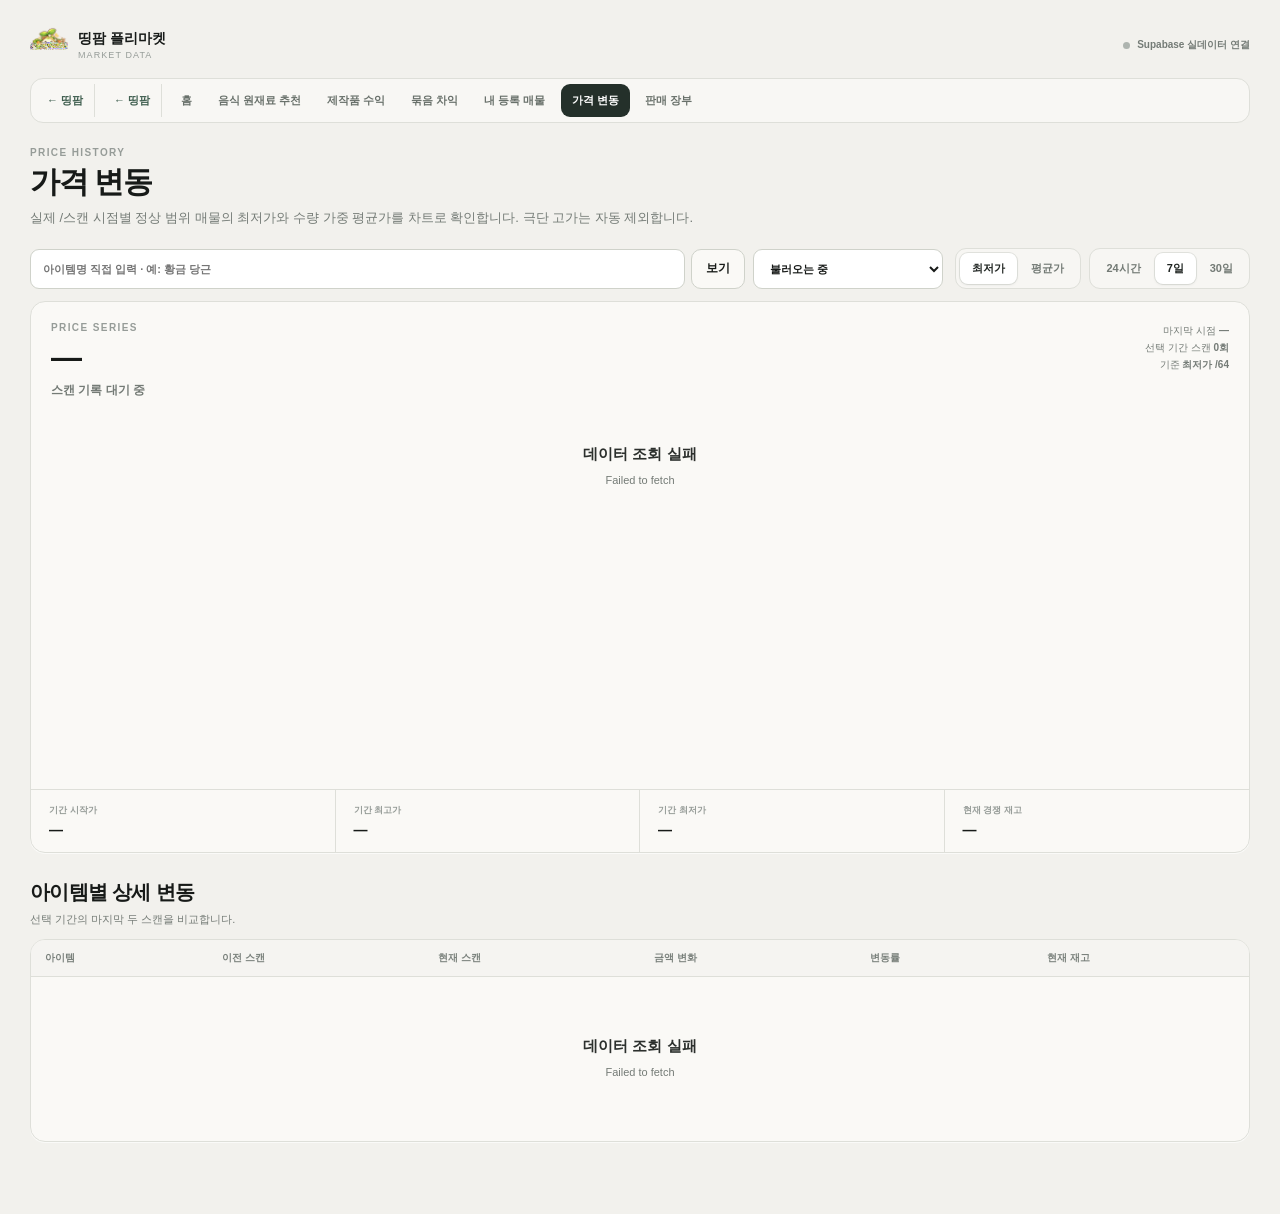
<file: admin-market-history.html>
<!doctype html>
<html lang="ko">
<head>
  <meta charset="utf-8">
  <meta name="viewport" content="width=device-width,initial-scale=1">
  <meta name="robots" content="noindex,nofollow,noarchive">
  <meta name="color-scheme" content="light">
  <title>가격 변동 | 띵팜</title>
  <link rel="stylesheet" href="admin-market.css?v=1.0.0">
  <link rel="icon" type="image/png" href="assets/brand/ddingfarm-logo.png">
  <style>
  .history-toolbar{display:flex;justify-content:space-between;align-items:center;gap:12px;margin-bottom:12px;flex-wrap:wrap}
  .history-item-tools{display:flex;align-items:center;gap:8px;flex:1;min-width:min(520px,100%)}
  .history-search{display:flex;align-items:center;gap:6px;flex:1;min-width:240px}
  .history-toolbar select,.history-toolbar input{height:40px;border:1px solid var(--line2);background:#fff;border-radius:9px;padding:0 12px;font-size:11px;font-weight:750;color:var(--ink)}
  .history-toolbar select{min-width:190px}
  .history-toolbar input{width:100%;min-width:0}
  .history-search .btn{height:40px;white-space:nowrap}
  .chart-panel{overflow:hidden}.chart-head{display:flex;justify-content:space-between;gap:16px;align-items:flex-start;padding:20px 20px 0}
  .chart-price{font-size:31px;font-weight:850;letter-spacing:-.045em}.chart-change{margin-top:6px;font-size:12px;font-weight:800}
  .chart-meta{text-align:right;color:var(--muted);font-size:10px;line-height:1.7}.chart-wrap{position:relative;height:390px;padding:0 4px 6px}
  #priceChart{width:100%;height:100%;display:block}.chart-grid{stroke:#e3e5df;stroke-width:1}.chart-line{fill:none;stroke:#28694d;stroke-width:3;stroke-linecap:round;stroke-linejoin:round}.chart-dot{fill:#fff;stroke:#28694d;stroke-width:2}.chart-area{fill:url(#areaFill)}.axis-label{fill:#929993;font-size:10px;font-family:var(--font)}.axis-time{font-weight:800}.axis-time-sub{fill:#a1a9a3;font-size:9px;font-weight:650}
  .chart-empty{height:100%;display:grid;place-items:center;padding:30px;text-align:center;color:var(--muted)}.chart-empty strong{display:block;color:var(--ink2);font-size:15px;margin-bottom:7px}
  .chart-stats{display:grid;grid-template-columns:repeat(4,1fr);border-top:1px solid var(--line)}.chart-stat{padding:14px 18px;border-right:1px solid var(--line)}.chart-stat:last-child{border-right:0}.chart-stat span{display:block;color:var(--muted2);font-size:9px;font-weight:800}.chart-stat b{display:block;margin-top:5px;font-size:14px}
  @media(max-width:760px){.history-item-tools{min-width:100%;flex-wrap:wrap}.history-search{min-width:100%}.history-toolbar select{flex:1;min-width:0}.chart-wrap{height:330px}.chart-stats{grid-template-columns:1fr 1fr}.chart-stat:nth-child(2){border-right:0}.chart-stat:nth-child(-n+2){border-bottom:1px solid var(--line)}}
  </style>
</head>
<body>
  <main id="appView" class="shell">
    <div class="brandbar">
      <a class="brand" href="market.html">
        <img src="assets/brand/ddingfarm-logo.png" alt="띵팜">
        <span><strong>띵팜 플리마켓</strong><small>MARKET DATA</small></span>
      </a>
      <div class="top-actions">
        <span class="status-note">Supabase 실데이터 연결</span>
        
      </div>
    </div>
    <nav class="navbar" aria-label="플리마켓 메뉴"><a href="index.html" class="site-back">← 띵팜</a><a href="market.html">홈</a><a href="admin-market-recommend.html">음식 원재료 추천</a><a href="admin-market-crafting.html">제작품 수익</a><a href="admin-market-bundle.html">묶음 차익</a><a href="admin-market-listings.html">내 등록 매물</a><a href="admin-market-history.html" class="active">가격 변동</a><a href="admin-market-sales.html">판매 장부</a></nav>
    <header class="topbar"><div><p class="eyebrow">PRICE HISTORY</p><h1>가격 변동</h1><p class="subtitle">실제 /스캔 시점별 정상 범위 매물의 최저가와 수량 가중 평균가를 차트로 확인합니다. 극단 고가는 자동 제외합니다.</p></div></header>
    
    <section class="history-toolbar">
      <div class="history-item-tools">
        <div class="history-search">
          <input id="itemSearch" list="itemSearchList" type="search" placeholder="아이템명 직접 입력 · 예: 황금 당근" autocomplete="off" aria-label="아이템 검색">
          <datalist id="itemSearchList"></datalist>
          <button id="itemSearchBtn" class="btn" type="button">보기</button>
        </div>
        <select id="itemSelect" aria-label="아이템 선택"><option value="">불러오는 중</option></select>
      </div>
      <div style="display:flex;gap:8px;flex-wrap:wrap">
        <div id="priceMode" class="segmented"><button class="active" data-mode="lowest">최저가</button><button data-mode="average">평균가</button></div>
        <div id="rangeMode" class="segmented"><button data-days="1">24시간</button><button class="active" data-days="7">7일</button><button data-days="30">30일</button></div>
      </div>
    </section>
    <section class="panel chart-panel">
      <div class="chart-head"><div><p id="chartLabel" class="eyebrow">PRICE SERIES</p><div id="chartCurrent" class="chart-price">—</div><div id="chartChange" class="chart-change flat">스캔 기록 대기 중</div></div>
      <div class="chart-meta"><div>마지막 시점 <b id="lastTime">—</b></div><div>선택 기간 스캔 <b id="pointCount">0회</b></div><div>기준 <b id="modeText">최저가 /64</b></div></div></div>
      <div id="chartWrap" class="chart-wrap"><div class="chart-empty"><div><strong>가격 데이터 확인 중</strong><p>실제 스캔 기록을 불러오고 있습니다.</p></div></div></div>
      <div class="chart-stats"><div class="chart-stat"><span>기간 시작가</span><b id="sOpen">—</b></div><div class="chart-stat"><span>기간 최고가</span><b id="sHigh">—</b></div><div class="chart-stat"><span>기간 최저가</span><b id="sLow">—</b></div><div class="chart-stat"><span>현재 경쟁 재고</span><b id="sStock">—</b></div></div>
    </section>
    <section class="section"><div class="section-head"><div><h2>아이템별 상세 변동</h2><p>선택 기간의 마지막 두 스캔을 비교합니다.</p></div></div>
      <div class="panel table-wrap"><table><thead><tr><th>아이템</th><th>이전 스캔</th><th>현재 스캔</th><th>금액 변화</th><th>변동률</th><th>현재 재고</th></tr></thead><tbody id="detailRows"></tbody></table></div>
    </section>
  </main>
  
  <script src="admin-market-core.js?v=1.0.0"></script>
  <script src="admin-market-history.js?v=1.0.0"></script>
</body>
</html>
</file>
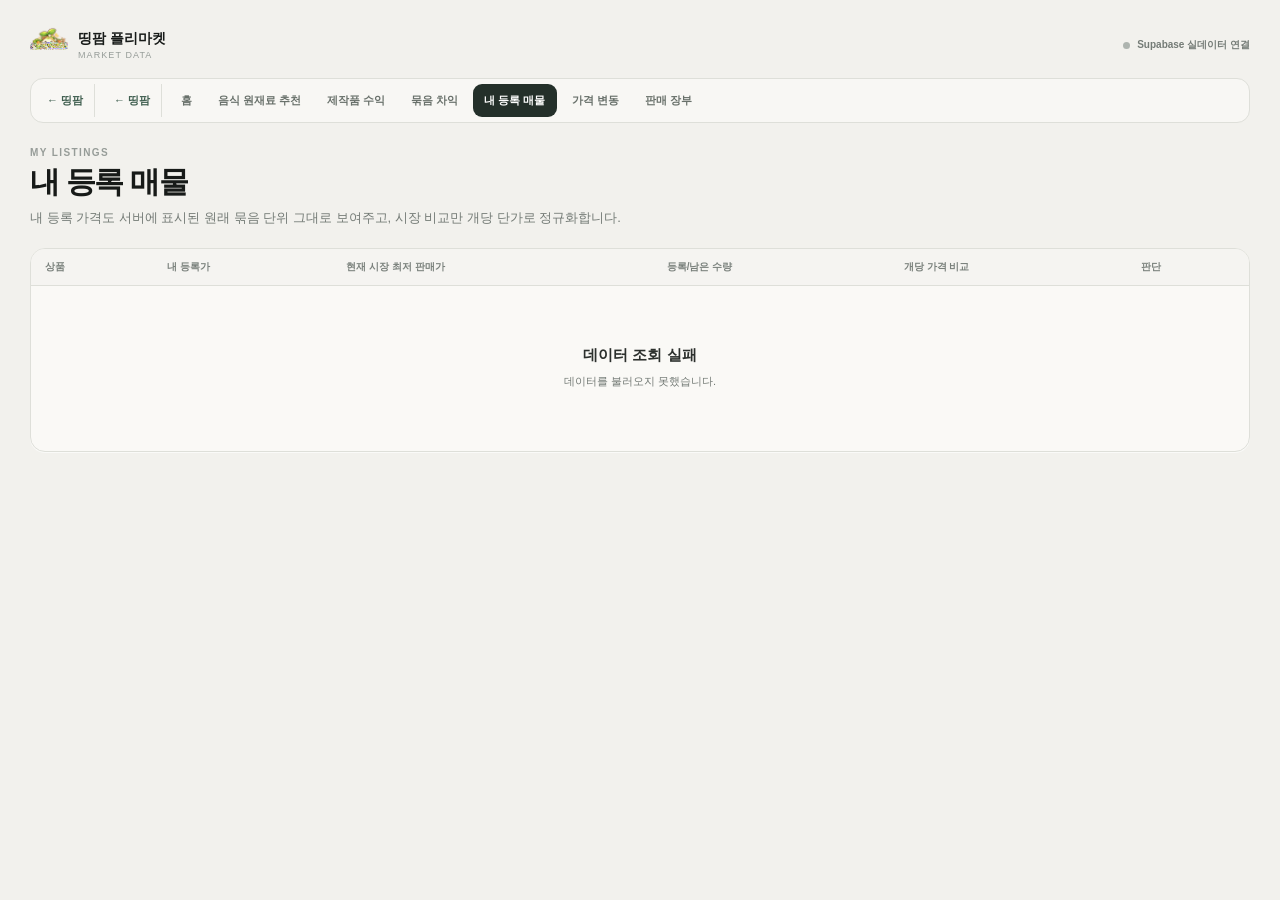
<file: admin-market-listings.html>
<!doctype html>
<html lang="ko">
<head>
  <meta charset="utf-8">
  <meta name="viewport" content="width=device-width,initial-scale=1">
  <meta name="robots" content="noindex,nofollow,noarchive">
  <meta name="color-scheme" content="light">
  <title>내 등록 매물 | 띵팜</title>
  <link rel="stylesheet" href="admin-market.css?v=1.0.0">
  <link rel="icon" type="image/png" href="assets/brand/ddingfarm-logo.png">
</head>
<body>
  <main id="appView" class="shell">
    <div class="brandbar">
      <a class="brand" href="market.html"><img src="assets/brand/ddingfarm-logo.png" alt="띵팜"><span><strong>띵팜 플리마켓</strong><small>MARKET DATA</small></span></a>
      <div class="top-actions"><span class="status-note">Supabase 실데이터 연결</span></div>
    </div>
    <nav class="navbar" aria-label="플리마켓 메뉴"><a href="index.html" class="site-back">← 띵팜</a><a href="market.html">홈</a><a href="admin-market-recommend.html">음식 원재료 추천</a><a href="admin-market-crafting.html">제작품 수익</a><a href="admin-market-bundle.html">묶음 차익</a><a href="admin-market-listings.html" class="active">내 등록 매물</a><a href="admin-market-history.html">가격 변동</a><a href="admin-market-sales.html">판매 장부</a></nav>
    <header class="topbar"><div><p class="eyebrow">MY LISTINGS</p><h1>내 등록 매물</h1><p class="subtitle">내 등록 가격도 서버에 표시된 원래 묶음 단위 그대로 보여주고, 시장 비교만 개당 단가로 정규화합니다.</p></div></header>

    <div id="ownWarning"></div>
    <section class="panel table-wrap"><table>
      <thead><tr><th>상품</th><th>내 등록가</th><th>현재 시장 최저 판매가</th><th>등록/남은 수량</th><th>개당 가격 비교</th><th>판단</th></tr></thead>
      <tbody id="listingRows"></tbody>
    </table></section>
  </main>

  <script src="admin-market-core.js?v=1.0.0"></script>
  <script>
  (()=>{"use strict";
    const F=MarketAdmin;
    const median=a=>{const v=a.filter(Number.isFinite).slice().sort((x,y)=>x-y);if(!v.length)return null;const m=Math.floor(v.length/2);return v.length%2?v[m]:(v[m-1]+v[m])/2};
    const unit=o=>F.offerUnit(o);
    function highOutlier(o,g){
      const v=g.map(unit).filter(Number.isFinite);if(v.length<3)return false;
      const med=median(v);if(!(med>0))return false;const mad=median(v.map(x=>Math.abs(x-med)))||0,u=unit(o);
      return u>med*5&&(mad===0||(u-med)/(1.4826*mad)>6);
    }
    function bestSale(offers,name){
      const g=offers.filter(o=>o.trade_type==="sale"&&o.item_name===name);
      const normal=g.filter(o=>!highOutlier(o,g)),pool=normal.length?normal:g;
      return pool.slice().sort((a,b)=>unit(a)-unit(b))[0]||null;
    }
    function versionAtLeast(v,target){
      const a=String(v||"0").split(".").map(Number),b=target.split(".").map(Number);
      for(let i=0;i<3;i++){const x=a[i]||0,y=b[i]||0;if(x!==y)return x>y}return true;
    }
    async function render(){
      const t=document.querySelector("#listingRows"),w=document.querySelector("#ownWarning");
      try{
        const [own,market]=await Promise.all([F.market("market-own-listings"),F.marketOffers()]);
        const sourceVersion=market.latest_scan?.source_version||"";
        if(!versionAtLeast(sourceVersion,"0.8.1")){
          w.innerHTML='<div class="notice"><strong>재스캔 필요</strong>현재 '+F.escapeHtml(sourceVersion||"이전 버전")+' 스캔의 내 매물 데이터는 화면 전환 시점 오류로 신뢰할 수 없어 숨겼습니다. 수정된 모드로 /스캔을 다시 실행한 뒤 표시합니다.</div>';
          t.innerHTML='<tr><td colspan="6"><div class="empty-state"><strong>기존 내 매물 데이터 표시 중지</strong><p>잘못 읽힌 일반 시장 마지막 페이지를 내 매물로 보여주지 않도록 막았습니다.</p></div></td></tr>';
          return;
        }
        w.innerHTML="";
        const rows=own.listings||[],offers=market.offers||[];
        t.innerHTML=rows.length?rows.map(r=>{
          const mine={listing_price:r.listing_price,quantity:r.listed_quantity},m=bestSale(offers,r.item_name);
          const myUnit=unit(mine),marketUnit=unit(m);
          const gap=(Number.isFinite(myUnit)&&Number.isFinite(marketUnit)&&marketUnit>0)?(myUnit-marketUnit)/marketUnit*100:null;
          const cls=gap==null?"flat":Math.abs(gap)<=2?"up":gap>0?"down":"up";
          const label=gap==null?"비교 불가":Math.abs(gap)<=2?"경쟁 구간":gap>0?"시장보다 높음":"시장보다 낮음";
          return '<tr><td class="item-name">'+F.escapeHtml(r.item_name)+'</td>'+
            '<td><span class="offer-main">'+F.gold(r.listing_price)+' / '+F.fmt(r.listed_quantity)+'개</span><span class="offer-sub">'+F.gold(myUnit)+' / 1개 · 원본 등록 단위</span></td>'+
            '<td><span class="offer-main">'+(m?F.offerText(m):"미확인")+'</span><span class="offer-sub">'+(m?F.offerNormalizedText(m):"판매 매물 없음")+'</span></td>'+
            '<td>'+F.fmt(r.listed_quantity)+'개 등록<span class="offer-sub">'+(r.remaining_quantity==null?"남은 수량 미확인":F.fmt(r.remaining_quantity)+"개 남음")+'</span></td>'+
            '<td class="'+cls+'"><b>'+(gap==null?"—":F.pct(gap))+'</b><span class="offer-sub">묶음 크기가 달라도 개당 가격으로 비교</span></td>'+
            '<td class="'+cls+'"><b>'+label+'</b></td></tr>';
        }).join(""):'<tr><td colspan="6"><div class="empty-state"><strong>내 등록 매물 데이터 없음</strong><p>실제 내 플리마켓 목록이 수집되면 이곳에 표시됩니다.</p></div></td></tr>';
      }catch(e){t.innerHTML='<tr><td colspan="6">'+F.errorState()+'</td></tr>'}
    }
    MarketAdmin.boot(render);
  })();
  </script>
</body>
</html>
</file>
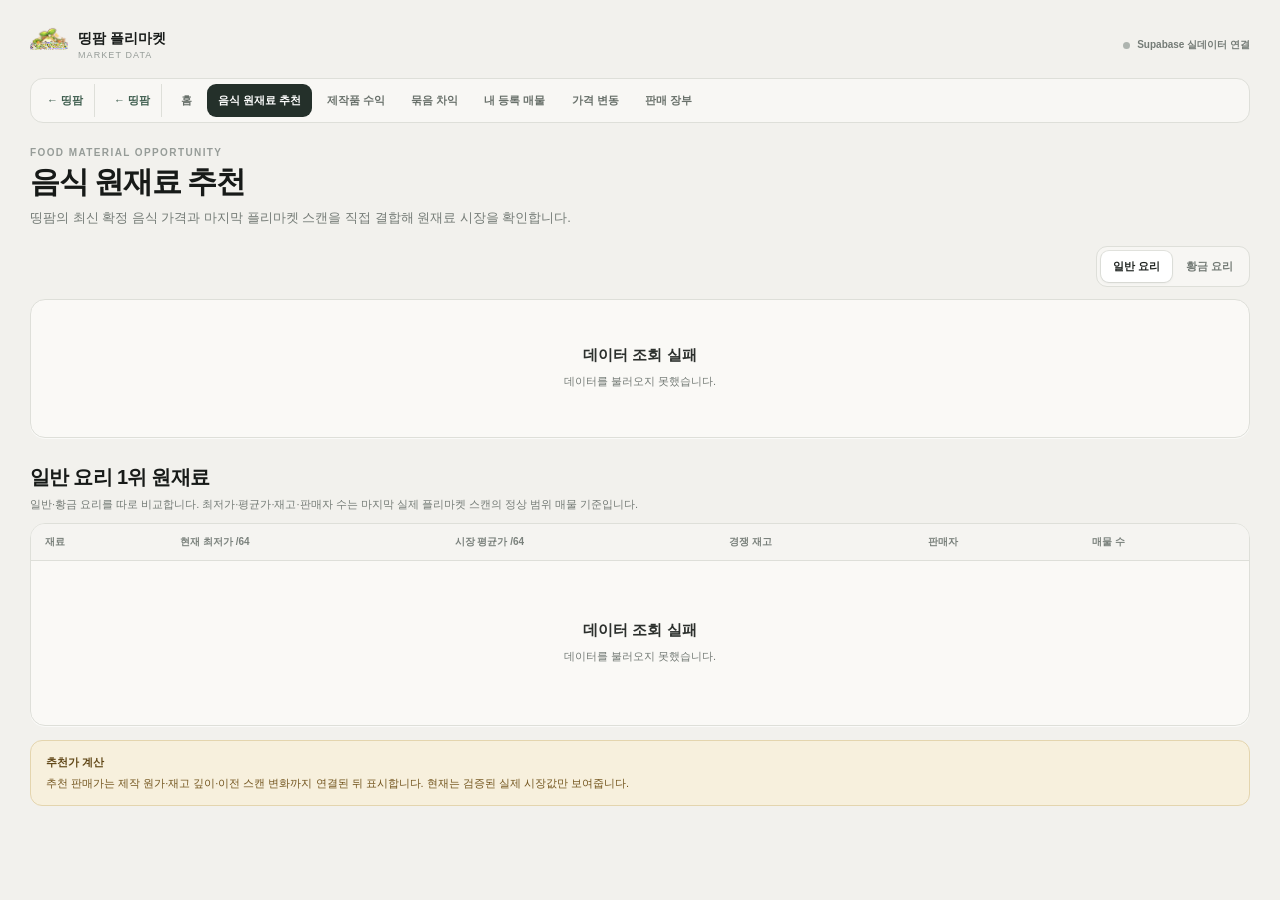
<file: admin-market-recommend.html>
<!doctype html>
<html lang="ko">
<head>
  <meta charset="utf-8">
  <meta name="viewport" content="width=device-width,initial-scale=1">
  <meta name="robots" content="noindex,nofollow,noarchive">
  <meta name="color-scheme" content="light">
  <title>음식 원재료 추천 | 띵팜</title>
  <link rel="stylesheet" href="admin-market.css?v=1.0.0">
  <link rel="icon" type="image/png" href="assets/brand/ddingfarm-logo.png">
  
</head>
<body>
  <main id="appView" class="shell">
    <div class="brandbar">
      <a class="brand" href="market.html">
        <img src="assets/brand/ddingfarm-logo.png" alt="띵팜">
        <span><strong>띵팜 플리마켓</strong><small>MARKET DATA</small></span>
      </a>
      <div class="top-actions">
        <span class="status-note">Supabase 실데이터 연결</span>
        
      </div>
    </div>
    <nav class="navbar" aria-label="플리마켓 메뉴"><a href="index.html" class="site-back">← 띵팜</a><a href="market.html">홈</a><a href="admin-market-recommend.html" class="active">음식 원재료 추천</a><a href="admin-market-crafting.html">제작품 수익</a><a href="admin-market-bundle.html">묶음 차익</a><a href="admin-market-listings.html">내 등록 매물</a><a href="admin-market-history.html">가격 변동</a><a href="admin-market-sales.html">판매 장부</a></nav>
    <header class="topbar"><div><p class="eyebrow">FOOD MATERIAL OPPORTUNITY</p><h1>음식 원재료 추천</h1><p class="subtitle">띵팜의 최신 확정 음식 가격과 마지막 플리마켓 스캔을 직접 결합해 원재료 시장을 확인합니다.</p></div></header>
    
    <div class="food-mode-bar"><div id="foodModeTabs" class="segmented"><button class="active" data-mode="normal">일반 요리</button><button data-mode="gold">황금 요리</button></div></div><section id="foodCard" class="panel"><div class="empty-state"><strong>불러오는 중</strong><p>마지막 스캔과 음식 정보를 확인하고 있습니다.</p></div></section>
    <section class="section">
      <div class="section-head"><div><h2 id="ingredientTitle">일반 요리 1위 원재료</h2><p>일반·황금 요리를 따로 비교합니다. 최저가·평균가·재고·판매자 수는 마지막 실제 플리마켓 스캔의 정상 범위 매물 기준입니다.</p></div></div>
      <div class="panel table-wrap"><table>
        <thead><tr><th>재료</th><th>현재 최저가 /64</th><th>시장 평균가 /64</th><th>경쟁 재고</th><th>판매자</th><th>매물 수</th></tr></thead>
        <tbody id="ingredientRows"><tr><td colspan="6"><div class="empty-state"><strong>불러오는 중</strong><p>실제 시장 데이터를 조회하고 있습니다.</p></div></td></tr></tbody>
      </table></div>
    </section>
    <div class="notice"><strong>추천가 계산</strong>추천 판매가는 제작 원가·재고 깊이·이전 스캔 변화까지 연결된 뒤 표시합니다. 현재는 검증된 실제 시장값만 보여줍니다.</div>
  </main>
  <script src="data.js?v=0.14.2"></script>
  <script src="admin-market-core.js?v=1.0.0"></script>
  <script src="admin-market-recommend.js?v=0.8.0"></script>
</body>
</html>
</file>
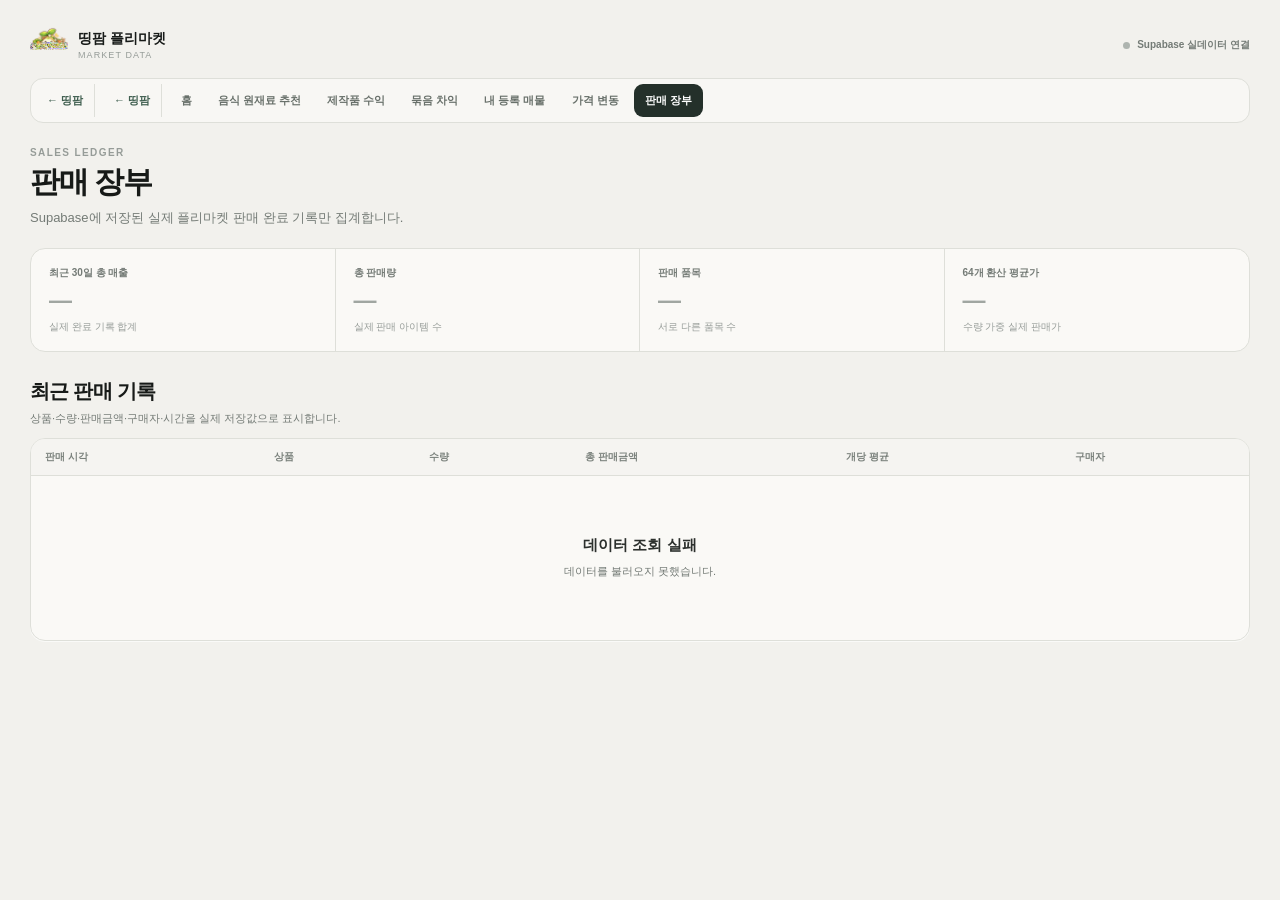
<file: admin-market-sales.html>
<!doctype html>
<html lang="ko">
<head>
  <meta charset="utf-8">
  <meta name="viewport" content="width=device-width,initial-scale=1">
  <meta name="robots" content="noindex,nofollow,noarchive">
  <meta name="color-scheme" content="light">
  <title>판매 장부 | 띵팜</title>
  <link rel="stylesheet" href="admin-market.css?v=1.0.0">
  <link rel="icon" type="image/png" href="assets/brand/ddingfarm-logo.png">
  
</head>
<body>
  <main id="appView" class="shell">
    <div class="brandbar">
      <a class="brand" href="market.html">
        <img src="assets/brand/ddingfarm-logo.png" alt="띵팜">
        <span><strong>띵팜 플리마켓</strong><small>MARKET DATA</small></span>
      </a>
      <div class="top-actions">
        <span class="status-note">Supabase 실데이터 연결</span>
        
      </div>
    </div>
    <nav class="navbar" aria-label="플리마켓 메뉴"><a href="index.html" class="site-back">← 띵팜</a><a href="market.html">홈</a><a href="admin-market-recommend.html">음식 원재료 추천</a><a href="admin-market-crafting.html">제작품 수익</a><a href="admin-market-bundle.html">묶음 차익</a><a href="admin-market-listings.html">내 등록 매물</a><a href="admin-market-history.html">가격 변동</a><a href="admin-market-sales.html" class="active">판매 장부</a></nav>
    <header class="topbar"><div><p class="eyebrow">SALES LEDGER</p><h1>판매 장부</h1><p class="subtitle">Supabase에 저장된 실제 플리마켓 판매 완료 기록만 집계합니다.</p></div></header>
    
    <section class="metrics">
      <article class="metric"><div class="metric-head">최근 30일 총 매출</div><div id="sRevenue" class="metric-value pending">—</div><div class="metric-foot">실제 완료 기록 합계</div></article>
      <article class="metric"><div class="metric-head">총 판매량</div><div id="sQty" class="metric-value pending">—</div><div class="metric-foot">실제 판매 아이템 수</div></article>
      <article class="metric"><div class="metric-head">판매 품목</div><div id="sKinds" class="metric-value pending">—</div><div class="metric-foot">서로 다른 품목 수</div></article>
      <article class="metric"><div class="metric-head">64개 환산 평균가</div><div id="sAvg64" class="metric-value pending">—</div><div class="metric-foot">수량 가중 실제 판매가</div></article>
    </section>
    <section class="section"><div class="section-head"><div><h2>최근 판매 기록</h2><p>상품·수량·판매금액·구매자·시간을 실제 저장값으로 표시합니다.</p></div></div>
      <div class="panel table-wrap"><table><thead><tr><th>판매 시각</th><th>상품</th><th>수량</th><th>총 판매금액</th><th>개당 평균</th><th>구매자</th></tr></thead><tbody id="salesRows"></tbody></table></div>
    </section>
  </main>
  
  <script src="admin-market-core.js?v=1.0.0"></script>
  <script>
  async function render(){
    const F=MarketAdmin,t=document.querySelector("#salesRows");
    try{
      const d=await F.market("market-sales",{days:30}),s=d.summary||{},rows=d.sales||[];
      document.querySelector("#sRevenue").textContent=F.gold(s.revenue||0);document.querySelector("#sQty").textContent=F.fmt(s.sold_qty||0)+"개";document.querySelector("#sKinds").textContent=F.fmt(s.kinds||0)+"종";document.querySelector("#sAvg64").textContent=s.average_stack64_price==null?"—":F.gold(s.average_stack64_price);
      ["#sRevenue","#sQty","#sKinds","#sAvg64"].forEach(x=>document.querySelector(x).classList.remove("pending"));
      t.innerHTML=rows.length?rows.map(r=>'<tr><td>'+F.dateTime(r.sold_at)+'</td><td class="item-name">'+F.escapeHtml(r.item_name)+'</td><td>'+F.fmt(r.quantity)+'개</td><td class="price">'+F.gold(r.total_amount)+'</td><td class="price">'+F.gold(Number(r.total_amount)/Number(r.quantity||1))+'</td><td>'+F.escapeHtml(r.buyer_name||"—")+'</td></tr>').join(""):'<tr><td colspan="6"><div class="empty-state"><strong>실제 판매 기록이 없습니다</strong><p>모드가 판매 완료 메시지를 업로드하면 자동으로 쌓입니다.</p></div></td></tr>';
    }catch(e){t.innerHTML='<tr><td colspan="6">'+F.errorState()+'</td></tr>'}
  }
  MarketAdmin.boot(render);
  </script>
</body>
</html>
</file>
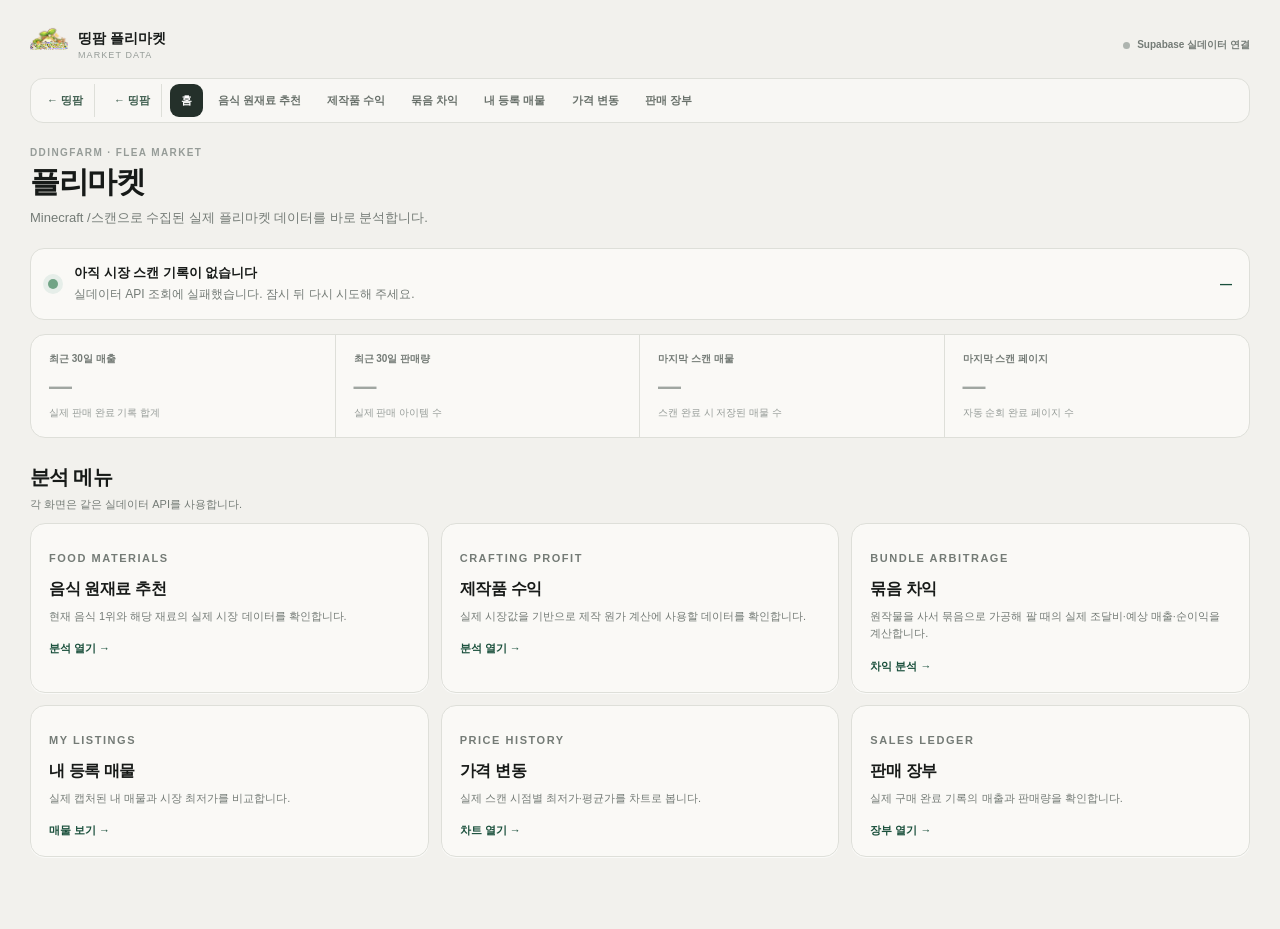
<file: admin-market.html>
<!doctype html>
<html lang="ko">
<head>
  <meta charset="utf-8">
  <meta name="viewport" content="width=device-width,initial-scale=1">
  <meta name="robots" content="noindex,nofollow,noarchive">
  <meta name="color-scheme" content="light">
  <title>플리마켓 | 띵팜</title>
  <link rel="stylesheet" href="admin-market.css?v=1.0.0">
  <link rel="icon" type="image/png" href="assets/brand/ddingfarm-logo.png">
  
</head>
<body>
  <main id="appView" class="shell">
    <div class="brandbar">
      <a class="brand" href="market.html">
        <img src="assets/brand/ddingfarm-logo.png" alt="띵팜">
        <span><strong>띵팜 플리마켓</strong><small>MARKET DATA</small></span>
      </a>
      <div class="top-actions">
        <span class="status-note">Supabase 실데이터 연결</span>
        
      </div>
    </div>
    <nav class="navbar" aria-label="플리마켓 메뉴"><a href="index.html" class="site-back">← 띵팜</a><a href="market.html" class="active">홈</a><a href="admin-market-recommend.html">음식 원재료 추천</a><a href="admin-market-crafting.html">제작품 수익</a><a href="admin-market-bundle.html">묶음 차익</a><a href="admin-market-listings.html">내 등록 매물</a><a href="admin-market-history.html">가격 변동</a><a href="admin-market-sales.html">판매 장부</a></nav>
    <header class="topbar"><div><p class="eyebrow">DDINGFARM · FLEA MARKET</p><h1>플리마켓</h1><p class="subtitle">Minecraft /스캔으로 수집된 실제 플리마켓 데이터를 바로 분석합니다.</p></div></header>
    
    <section class="scan-strip" aria-live="polite">
      <span id="scanDot" class="scan-dot idle"></span>
      <div><div id="scanTitle" class="scan-title">시장 데이터 확인 중</div><div id="scanCopy" class="scan-copy">Supabase에서 마지막 스캔을 불러오고 있습니다.</div></div>
      <div id="scanAge" class="scan-age">—</div>
    </section>
    <section class="metrics">
      <article class="metric"><div class="metric-head">최근 30일 매출</div><div id="mRevenue" class="metric-value pending">—</div><div class="metric-foot">실제 판매 완료 기록 합계</div></article>
      <article class="metric"><div class="metric-head">최근 30일 판매량</div><div id="mQty" class="metric-value pending">—</div><div class="metric-foot">실제 판매 아이템 수</div></article>
      <article class="metric"><div class="metric-head">마지막 스캔 매물</div><div id="mListings" class="metric-value pending">—</div><div class="metric-foot">스캔 완료 시 저장된 매물 수</div></article>
      <article class="metric"><div class="metric-head">마지막 스캔 페이지</div><div id="mPages" class="metric-value pending">—</div><div class="metric-foot">자동 순회 완료 페이지 수</div></article>
    </section>
    <section class="section">
      <div class="section-head"><div><h2>분석 메뉴</h2><p>각 화면은 같은 실데이터 API를 사용합니다.</p></div></div>
      <div class="cards">
        <a class="panel link-card" href="admin-market-recommend.html"><p class="eyebrow">FOOD MATERIALS</p><h3>음식 원재료 추천</h3><p>현재 음식 1위와 해당 재료의 실제 시장 데이터를 확인합니다.</p><strong>분석 열기 →</strong></a>
        <a class="panel link-card" href="admin-market-crafting.html"><p class="eyebrow">CRAFTING PROFIT</p><h3>제작품 수익</h3><p>실제 시장값을 기반으로 제작 원가 계산에 사용할 데이터를 확인합니다.</p><strong>분석 열기 →</strong></a><a class="panel link-card" href="admin-market-bundle.html"><p class="eyebrow">BUNDLE ARBITRAGE</p><h3>묶음 차익</h3><p>원작물을 사서 묶음으로 가공해 팔 때의 실제 조달비·예상 매출·순이익을 계산합니다.</p><strong>차익 분석 →</strong></a>
        <a class="panel link-card" href="admin-market-listings.html"><p class="eyebrow">MY LISTINGS</p><h3>내 등록 매물</h3><p>실제 캡처된 내 매물과 시장 최저가를 비교합니다.</p><strong>매물 보기 →</strong></a>
        <a class="panel link-card" href="admin-market-history.html"><p class="eyebrow">PRICE HISTORY</p><h3>가격 변동</h3><p>실제 스캔 시점별 최저가·평균가를 차트로 봅니다.</p><strong>차트 열기 →</strong></a>
        <a class="panel link-card" href="admin-market-sales.html"><p class="eyebrow">SALES LEDGER</p><h3>판매 장부</h3><p>실제 구매 완료 기록의 매출과 판매량을 확인합니다.</p><strong>장부 열기 →</strong></a>
      </div>
    </section>
  </main>
  
  <script src="admin-market-core.js?v=1.0.0"></script>
  <script>
  async function render(){
    const F=MarketAdmin;
    try{
      const d=await F.market("market-overview");
      F.updateScanAge(d.latest_scan?.completed_at);
      document.querySelector("#mRevenue").textContent=F.gold(d.sales_30d?.revenue||0);
      document.querySelector("#mQty").textContent=F.fmt(d.sales_30d?.sold_qty||0)+"개";
      document.querySelector("#mListings").textContent=d.latest_scan?F.fmt(d.latest_scan.listing_count||0)+"개":"—";
      document.querySelector("#mPages").textContent=d.latest_scan?F.fmt(d.latest_scan.total_pages||0)+"페이지":"—";
      ["#mRevenue","#mQty","#mListings","#mPages"].forEach(s=>document.querySelector(s)?.classList.remove("pending"));
    }catch(e){
      F.updateScanAge(null);
      document.querySelector("#scanCopy").textContent="실데이터 API 조회에 실패했습니다. 잠시 뒤 다시 시도해 주세요.";
    }
  }
  MarketAdmin.boot(render);
  </script>
</body>
</html>
</file>
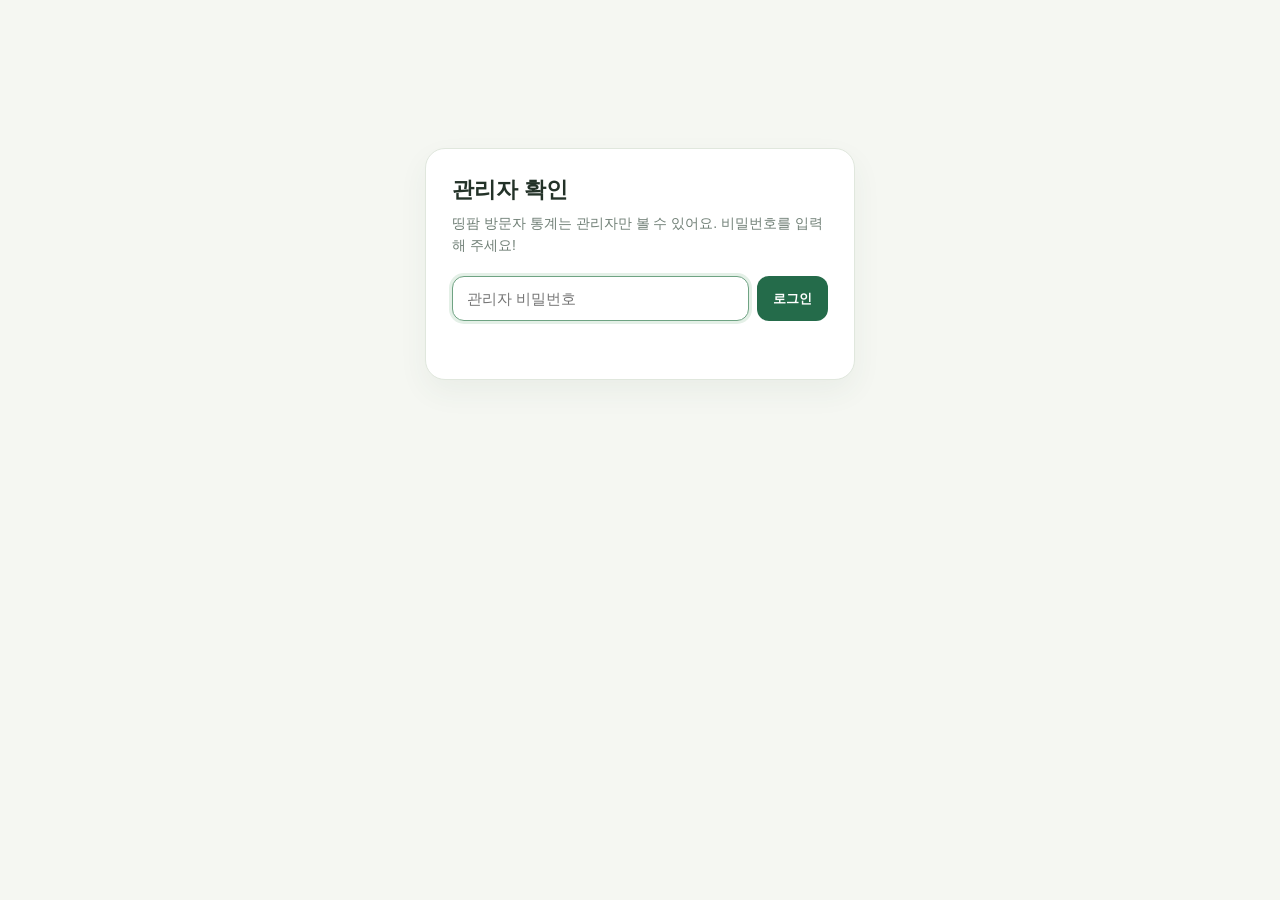
<file: admin-visitors.html>
<!doctype html>
<html lang="ko">
<head>
  <meta charset="utf-8">
  <meta name="viewport" content="width=device-width,initial-scale=1">
  <meta name="robots" content="noindex,nofollow,noarchive">
  <title>띵팜 방문자 통계</title>
  <style>
    :root{--bg:#f5f7f2;--panel:#fff;--line:#e0e7dd;--text:#233228;--muted:#718077;--green:#246b4a;--green2:#dfeee3;--danger:#b34848}
    *{box-sizing:border-box} body{margin:0;font-family:Arial,"Pretendard","Noto Sans KR",sans-serif;background:var(--bg);color:var(--text)}
    .wrap{max-width:1100px;margin:0 auto;padding:40px 18px 70px}.top{display:flex;justify-content:space-between;align-items:center;gap:16px;margin-bottom:20px}
    h1{margin:0;font-size:28px;letter-spacing:-.04em}.sub{color:var(--muted);font-size:13px;margin-top:7px}.panel{background:var(--panel);border:1px solid var(--line);border-radius:20px;box-shadow:0 12px 30px rgba(52,78,60,.06)}
    .login{max-width:430px;margin:12vh auto 0;padding:26px}.login h2{margin:0 0 8px;font-size:22px}.login p{margin:0 0 20px;color:var(--muted);line-height:1.55;font-size:14px}
    .field{display:flex;gap:8px}.field input{flex:1;min-width:0;border:1px solid #cfd8cf;border-radius:12px;padding:13px 14px;font-size:15px;outline:none}.field input:focus{border-color:#6fa383;box-shadow:0 0 0 3px #e4f0e7}
    button{border:0;border-radius:12px;padding:12px 16px;font-weight:800;cursor:pointer}.primary{background:var(--green);color:#fff}.ghost{background:#eef3ed;color:#355943}.msg{min-height:20px;margin-top:12px;font-size:13px;color:var(--danger)}
    .hidden{display:none!important}.cards{display:grid;grid-template-columns:repeat(5,1fr);gap:12px;margin-bottom:14px}.card{padding:18px}.label{font-size:12px;color:var(--muted);margin-bottom:7px}.value{font-size:28px;font-weight:900;letter-spacing:-.04em}.suffix{font-size:13px;color:var(--muted);margin-left:3px}
    .chart{padding:20px}.chart-head{display:flex;justify-content:space-between;align-items:end;margin-bottom:18px}.chart h2{font-size:17px;margin:0}.legend{font-size:12px;color:var(--muted)}
    .bars{height:250px;display:flex;align-items:end;gap:5px;border-bottom:1px solid var(--line);padding-top:14px}.day{flex:1;min-width:0;display:flex;align-items:end;gap:2px;height:100%;position:relative}.bar{flex:1;border-radius:5px 5px 0 0;min-height:2px}.u{background:#76a987}.v{background:#d5e3d8}.tip{display:none;position:absolute;bottom:100%;left:50%;transform:translateX(-50%);background:#25342a;color:white;padding:7px 8px;border-radius:8px;font-size:11px;white-space:nowrap;z-index:2}.day:hover .tip{display:block}
    .footer-note{margin-top:14px;color:var(--muted);font-size:12px;line-height:1.6}.actions{display:flex;gap:8px}.status{font-size:12px;color:var(--muted);margin-top:7px}
    @media(max-width:820px){.cards{grid-template-columns:repeat(2,1fr)}.cards .card:last-child{grid-column:1/-1}.top{align-items:flex-start}.bars{gap:3px}.wrap{padding-top:24px}}
  </style>
</head>
<body>
  <main class="wrap">
    <section id="loginView" class="panel login">
      <h2>관리자 확인</h2>
      <p>띵팜 방문자 통계는 관리자만 볼 수 있어요. 비밀번호를 입력해 주세요!</p>
      <form id="loginForm" class="field">
        <input id="pw" type="password" autocomplete="current-password" placeholder="관리자 비밀번호" required>
        <button class="primary" type="submit">로그인</button>
      </form>
      <div id="loginMsg" class="msg"></div>
    </section>

    <section id="dashView" class="hidden">
      <div class="top">
        <div><h1>띵팜 방문자 통계</h1><div class="sub">IP 원문은 저장하지 않고 해시 식별자로만 중복 방문을 구분해요.</div></div>
        <div class="actions"><button id="refreshBtn" class="ghost">새로고침</button><button id="logoutBtn" class="ghost">로그아웃</button></div>
      </div>
      <div class="cards">
        <div class="panel card"><div class="label">오늘 고유 방문자</div><div><span id="todayU" class="value">0</span><span class="suffix">명</span></div></div>
        <div class="panel card"><div class="label">오늘 방문 횟수</div><div><span id="todayV" class="value">0</span><span class="suffix">회</span></div></div>
        <div class="panel card"><div class="label">전체 고유 방문자</div><div><span id="totalU" class="value">0</span><span class="suffix">명</span></div></div>
        <div class="panel card"><div class="label">전체 방문 횟수</div><div><span id="totalV" class="value">0</span><span class="suffix">회</span></div></div>
        <div class="panel card"><div class="label">재방문율</div><div><span id="repeat" class="value">0</span><span class="suffix">%</span></div></div>
      </div>
      <section class="panel chart">
        <div class="chart-head"><div><h2>최근 30일</h2><div class="status" id="statusText">불러오는 중이에요.</div></div><div class="legend">진한색: 고유 방문자 · 연한색: 방문 횟수</div></div>
        <div id="bars" class="bars"></div>
        <div class="footer-note">같은 공인 IP는 한 명으로 계산돼요. 같은 집·학교·PC방처럼 하나의 네트워크를 함께 쓰는 경우 실제 사람 수와 차이가 날 수 있어요.</div>
      </section>
    </section>
  </main>
  <script>
  (()=>{"use strict";
    const API="https://cmimycfvvhugiyrwsior.supabase.co/functions/v1/ddingfarm-admin-v2";
    const $=s=>document.querySelector(s);
    const tokenKey="ddingfarmAdminStatsToken";
    const fmt=n=>Number(n||0).toLocaleString("ko-KR");

    async function call(path,body,token){
      const r=await fetch(API+"/"+path,{method:"POST",cache:"no-store",headers:{"Content-Type":"application/json",...(token?{Authorization:"Bearer "+token}:{})},body:JSON.stringify(body||{})});
      const j=await r.json().catch(()=>({}));
      if(!r.ok){const e=new Error(j.error||("HTTP "+r.status));e.data=j;e.status=r.status;throw e}
      return j;
    }

    function showLogin(message=""){
      $("#dashView").classList.add("hidden");$("#loginView").classList.remove("hidden");$("#loginMsg").textContent=message;$("#pw").value="";$("#pw").focus();
    }
    function showDash(){ $("#loginView").classList.add("hidden");$("#dashView").classList.remove("hidden"); }

    function render(stats){
      $("#todayU").textContent=fmt(stats.today_uniques);$("#todayV").textContent=fmt(stats.today_views);
      $("#totalU").textContent=fmt(stats.total_uniques);$("#totalV").textContent=fmt(stats.total_views);$("#repeat").textContent=Number(stats.repeat_rate||0).toLocaleString("ko-KR",{maximumFractionDigits:1});
      const days=Array.isArray(stats.daily)?stats.daily:[];
      const max=Math.max(1,...days.flatMap(d=>[Number(d.uniques||0),Number(d.views||0)]));
      $("#bars").innerHTML=days.map(d=>{
        const uh=Math.max(2,Math.round(Number(d.uniques||0)/max*100));
        const vh=Math.max(2,Math.round(Number(d.views||0)/max*100));
        return '<div class="day"><div class="bar u" style="height:'+uh+'%"></div><div class="bar v" style="height:'+vh+'%"></div><div class="tip">'+d.date+' · 고유 '+fmt(d.uniques)+'명 · 방문 '+fmt(d.views)+'회</div></div>';
      }).join("");
      $("#statusText").textContent="방금 업데이트했어요.";
    }

    async function load(){
      const token=sessionStorage.getItem(tokenKey); if(!token){showLogin();return}
      showDash();$("#statusText").textContent="불러오는 중이에요.";
      try{const r=await call("stats",{},token);render(r.stats||{})}
      catch(e){if(e.status===401){sessionStorage.removeItem(tokenKey);showLogin("로그인 시간이 끝났어요. 다시 로그인해 주세요!")}else{$("#statusText").textContent="통계를 불러오지 못했어요."}}
    }

    $("#loginForm").addEventListener("submit",async e=>{
      e.preventDefault();const pw=$("#pw").value;$("#loginMsg").textContent="확인 중이에요...";
      try{const r=await call("login",{password:pw});sessionStorage.setItem(tokenKey,r.token);showDash();await load()}
      catch(e){
        if(e.data?.error==="blocked"){const until=e.data.blocked_until?new Date(e.data.blocked_until).toLocaleTimeString("ko-KR",{hour:"2-digit",minute:"2-digit"}):"";$("#loginMsg").textContent="비밀번호를 여러 번 틀렸어요. "+(until?until+" 이후에 다시 시도해 주세요.":"잠시 뒤 다시 시도해 주세요.")}
        else{$("#loginMsg").textContent="비밀번호가 맞지 않아요."+(e.data?.remaining!=null?" 남은 시도 "+e.data.remaining+"회":"")}
      }
    });
    $("#refreshBtn").addEventListener("click",load);
    $("#logoutBtn").addEventListener("click",()=>{sessionStorage.removeItem(tokenKey);showLogin("로그아웃했어요.")});
    load();
  })();
  </script>
</body>
</html>
</file>
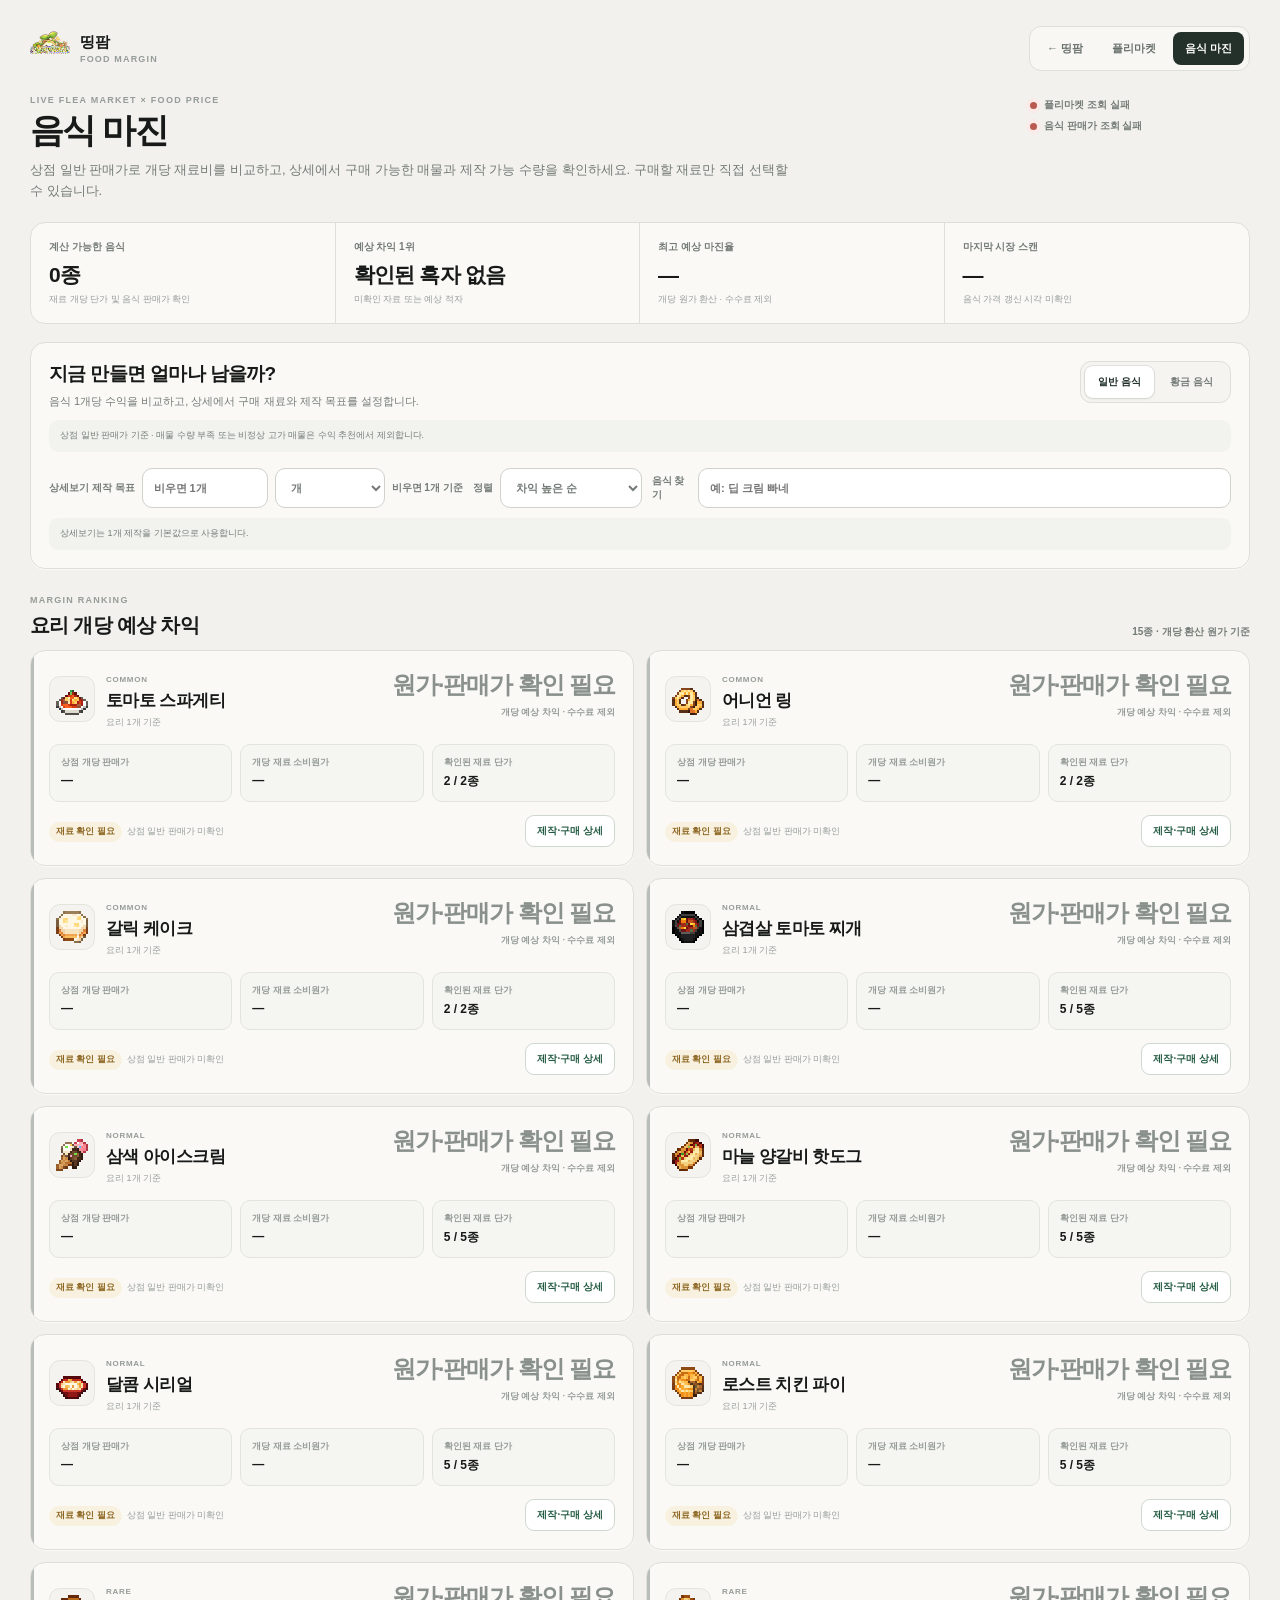
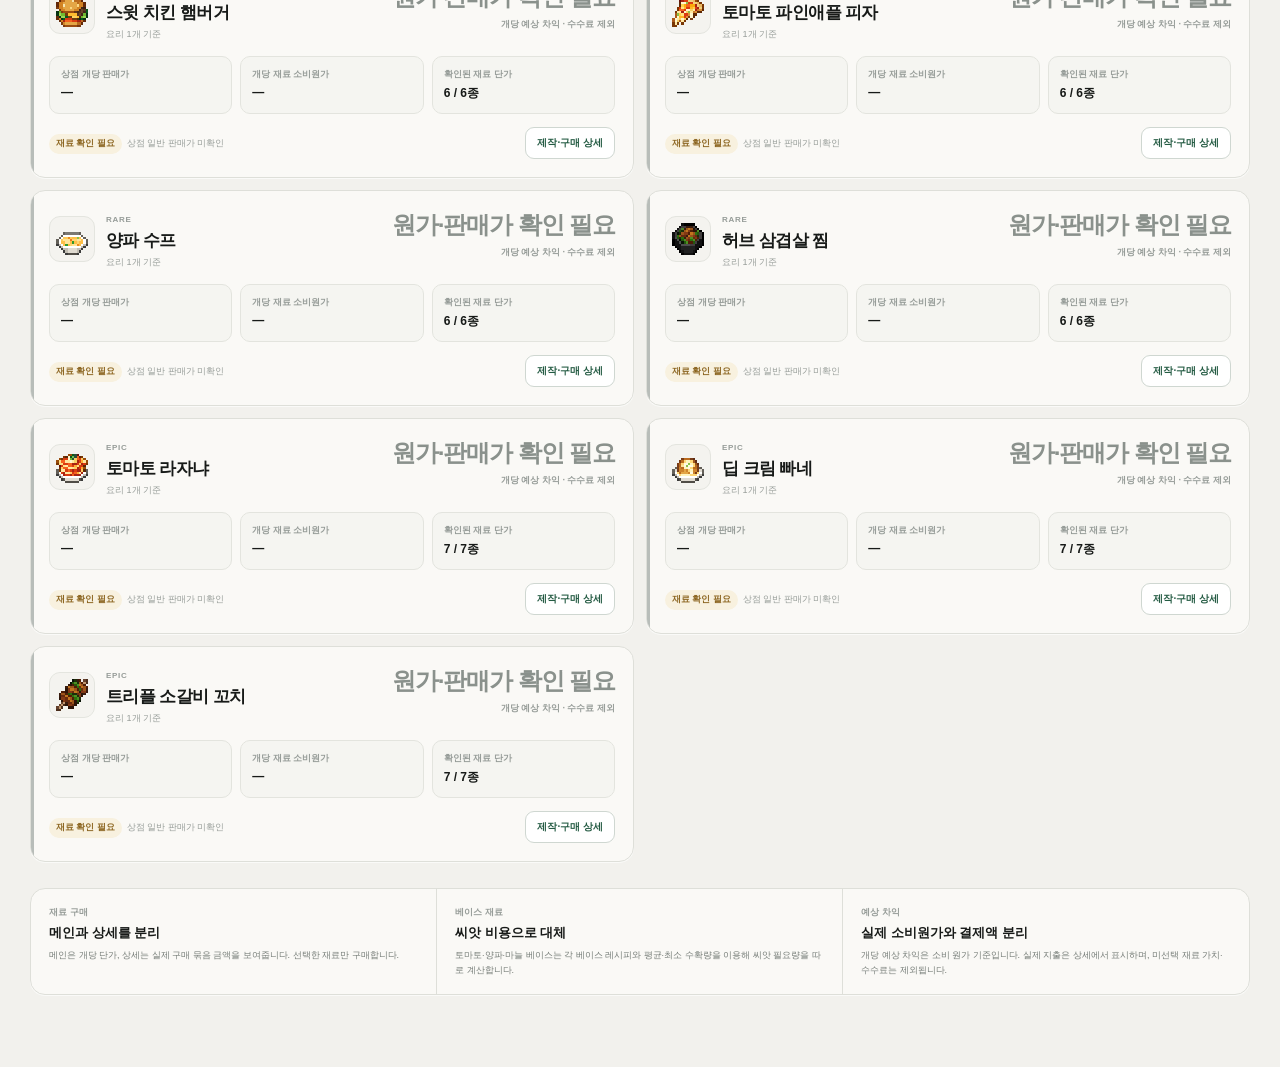
<file: food-margin.html>
<!doctype html>
<html lang="ko">
<head>
  <meta charset="utf-8">
  <meta name="viewport" content="width=device-width,initial-scale=1">
  <meta name="robots" content="noindex,nofollow,noarchive">
  <meta name="color-scheme" content="light">
  <title>음식 마진 | 띵팜</title>
  <link rel="stylesheet" href="food-margin.css?v=2.2.1">
  <link rel="icon" type="image/png" href="assets/brand/ddingfarm-logo.png">
</head>
<body>
  <main class="fm-shell">
    <header class="fm-brandbar">
      <a class="fm-brand" href="index.html">
        <img src="assets/brand/ddingfarm-logo.png" alt="띵팜">
        <span><strong>띵팜</strong><small>FOOD MARGIN</small></span>
      </a>
      <div class="fm-links">
        <a href="index.html">← 띵팜</a>
        <a href="market.html">플리마켓</a>
        <a class="active" href="food-margin.html">음식 마진</a>
      </div>
    </header>

    <section class="fm-hero">
      <div>
        <p class="fm-eyebrow">LIVE FLEA MARKET × FOOD PRICE</p>
        <h1>음식 마진</h1>
        <p class="fm-subtitle">상점 일반 판매가로 개당 재료비를 비교하고, 상세에서 구매 가능한 매물과 제작 가능 수량을 확인하세요. 구매할 재료만 직접 선택할 수 있습니다.</p>
      </div>
      <div class="fm-status">
        <span id="marketStatus" class="fm-dot-line"><i></i>플리마켓 확인 중</span>
        <span id="foodPriceStatus" class="fm-dot-line"><i></i>음식 가격 확인 중</span>
      </div>
    </section>

    <section class="fm-metrics">
      <article><span>계산 가능한 음식</span><strong id="mReady">—</strong><small>재료 개당 단가 및 음식 판매가 확인</small></article>
      <article><span>예상 차익 1위</span><strong id="mBest">—</strong><small id="mBestSub">1개 기준</small></article>
      <article><span>최고 예상 마진율</span><strong id="mMargin">—</strong><small>개당 원가 환산 · 수수료 제외</small></article>
      <article><span>마지막 시장 스캔</span><strong id="mScan">—</strong><small id="mPriceTime">음식 가격 갱신 —</small></article>
    </section>

    <section class="fm-panel fm-controls">
      <div class="fm-control-head">
        <div class="fm-control-copy">
          <h2>지금 만들면 얼마나 남을까?</h2>
          <p>음식 1개당 수익을 비교하고, 상세에서 구매 재료와 제작 목표를 설정합니다.</p>
        </div>
        <div id="foodModeTabs" class="fm-mode-tabs" aria-label="음식 종류">
          <button type="button" class="active" data-mode="normal">일반 음식</button>
          <button type="button" data-mode="gold">황금 음식</button>
        </div>
      </div>
      <p id="modeHint" class="fm-mode-hint">일반 음식 가격과 일반 제작법을 사용합니다.</p>
      <div class="fm-control-row">
        <label>상세보기 제작 목표
          <input id="targetAmount" type="number" min="1" max="1000000" step="1" placeholder="비우면 1개" inputmode="numeric">
          <select id="targetUnit" aria-label="수량 단위"><option value="item">개</option><option value="set">세트 (64개)</option></select>
          <span>비우면 1개 기준</span>
        </label>
        <label>정렬
          <select id="sortMode">
            <option value="net">차익 높은 순</option>
            <option value="margin">마진율 높은 순</option>
            <option value="cost">재료비 낮은 순</option>
            <option value="price">음식 판매가 높은 순</option>
          </select>
        </label>
        <label class="fm-search">음식 찾기
          <input id="foodSearch" type="search" placeholder="예: 딥 크림 빠네" autocomplete="off">
        </label>
      </div>
      <p id="inputMessage" class="fm-mode-hint">비워두면 음식 1개 기준으로 계산합니다.</p>
    </section>

    <section class="fm-section">
      <div class="fm-section-head">
        <div><p class="fm-eyebrow">MARGIN RANKING</p><h2>요리 개당 예상 차익</h2></div>
        <span id="resultCount">—</span>
      </div>
      <div id="foodGrid" class="fm-grid">
        <div class="fm-panel fm-empty"><strong>데이터를 불러오는 중입니다</strong><p>플리마켓과 띵팜 음식 가격을 연결하고 있습니다.</p></div>
      </div>
    </section>

    <section class="fm-panel fm-method">
      <div>
        <span>재료 구매</span>
        <strong>메인과 상세를 분리</strong>
        <p>메인은 개당 단가, 상세는 실제 구매 묶음 금액을 보여줍니다. 선택한 재료만 구매합니다.</p>
      </div>
      <div>
        <span>베이스 재료</span>
        <strong>씨앗 비용으로 대체</strong>
        <p>토마토·양파·마늘 베이스는 각 베이스 레시피와 평균·최소 수확량을 이용해 씨앗 필요량을 따로 계산합니다.</p>
      </div>
      <div>
        <span>예상 차익</span>
        <strong>실제 소비원가와 결제액 분리</strong>
        <p>개당 예상 차익은 소비 원가 기준입니다. 실제 지출은 상세에서 표시하며, 미선택 재료 가치·수수료는 제외됩니다.</p>
      </div>
    </section>
  </main>

  <div id="detailBackdrop" class="fm-backdrop" aria-hidden="true">
    <aside class="fm-drawer" role="dialog" aria-modal="true" aria-labelledby="detailTitle">
      <div class="fm-drawer-head">
        <div><p class="fm-eyebrow">COST BREAKDOWN</p><h2 id="detailTitle">상세 계산</h2></div>
        <button id="detailClose" type="button" aria-label="닫기">×</button>
      </div>
      <div id="detailBody"></div>
    </aside>
  </div>

  <script src="data.js?v=0.14.0-official-guide1"></script>
  <script src="admin-market-core.js?v=1.0.0"></script>
  <script src="shop-data.js?v=0.14.0"></script>
  <script src="profit-engine.js?v=2.4.0"></script>
  <script src="food-margin-v2.js?v=2.4.0"></script>
</body>
</html>
</file>
<file: admin-market.css>
:root{
  --bg:#f2f1ed;--paper:#faf9f6;--white:#fff;--ink:#171a18;--ink2:#2c302d;
  --muted:#747b76;--muted2:#969c98;--line:#dedfd9;--line2:#cfd2ca;
  --green:#194f3b;--green2:#256348;--greenSoft:#e6eee9;--amber:#8b641f;
  --amberSoft:#f7f0dd;--red:#a8473d;--redSoft:#faece9;--dark:#1d2320;
  --shadow:0 12px 35px rgba(29,34,30,.06);
  --font:"Pretendard","Pretendard Variable","Noto Sans KR",-apple-system,BlinkMacSystemFont,"Segoe UI",sans-serif;
}
*{box-sizing:border-box}
html{scroll-behavior:smooth}
body{margin:0;background:var(--bg);color:var(--ink);font-family:var(--font);font-size:14px;-webkit-font-smoothing:antialiased}
button,input,select{font:inherit}
button{cursor:pointer;color:inherit}
a{color:inherit}
button:focus-visible,input:focus-visible,select:focus-visible,a:focus-visible{outline:2px solid rgba(25,79,59,.35);outline-offset:2px}
.hidden{display:none!important}
.login{max-width:440px;margin:13vh auto 0;background:var(--white);border:1px solid var(--line);border-radius:18px;padding:26px;box-shadow:var(--shadow)}
.login h2{font-size:22px;margin:0 0 8px;letter-spacing:-.035em}
.login p{margin:0 0 18px;color:var(--muted);line-height:1.65}
.login-form{display:grid;grid-template-columns:1fr auto;gap:8px}
.login input{min-width:0;border:1px solid var(--line2);border-radius:10px;padding:12px 13px;outline:none;background:#fff}
.login input:focus{border-color:#8ca797;box-shadow:0 0 0 3px #edf3ef}
.login-msg{min-height:20px;margin-top:10px;color:var(--red);font-size:12px}
.shell{max-width:1480px;margin:0 auto;padding:26px 30px 72px}
.brandbar{display:flex;align-items:center;justify-content:space-between;gap:18px;margin-bottom:14px}
.brand{display:flex;align-items:center;gap:10px;text-decoration:none}
.brand img{width:38px;height:38px;object-fit:contain}
.brand strong{display:block;font-size:14px}
.brand small{display:block;margin-top:2px;color:var(--muted2);font-size:9px;letter-spacing:.12em}
.navbar{display:flex;align-items:center;gap:4px;overflow:auto;border:1px solid var(--line);background:rgba(250,249,246,.78);border-radius:13px;padding:5px;margin-bottom:24px}
.navbar a{flex:0 0 auto;text-decoration:none;padding:9px 11px;border-radius:9px;color:#68706a;font-size:11px;font-weight:760;white-space:nowrap}
.navbar a:hover{background:#fff;color:#202522}
.navbar a.active{background:#24302a;color:#fff}
.topbar{display:flex;justify-content:space-between;align-items:flex-start;gap:22px;margin-bottom:20px}
.eyebrow{margin:0 0 7px;color:var(--muted2);font-size:10px;font-weight:850;letter-spacing:.14em}
h1{margin:0;font-size:30px;line-height:1.12;letter-spacing:-.045em;font-weight:780}
.subtitle{margin:9px 0 0;color:var(--muted);font-size:13px;line-height:1.6}
.top-actions{display:flex;align-items:center;gap:8px}
.btn{border:1px solid var(--line2);background:var(--paper);border-radius:10px;height:39px;padding:0 14px;font-weight:750;font-size:12px}
.btn:hover{background:#fff;border-color:#bfc5be}
.btn.primary{background:var(--green);border-color:var(--green);color:#fff}
.btn.primary:hover{background:#143f30}
.preview-badge{display:inline-flex;align-items:center;gap:6px;border:1px solid #d8ded9;background:#f6f8f6;border-radius:999px;padding:6px 9px;color:#5e6962;font-size:10px;font-weight:750}
.preview-badge:before{content:"";width:6px;height:6px;border-radius:50%;background:#8ba596}
.panel{background:var(--paper);border:1px solid var(--line);border-radius:15px;box-shadow:0 1px 0 rgba(255,255,255,.65)}
.section{margin-top:26px}
.section-head{display:flex;justify-content:space-between;align-items:flex-end;gap:18px;margin-bottom:11px}
.section-head h2{font-size:20px;margin:0;letter-spacing:-.035em}
.section-head p{margin:5px 0 0;color:var(--muted);font-size:11px;line-height:1.5}
.scan-strip{display:grid;grid-template-columns:auto 1fr auto;align-items:center;gap:16px;border:1px solid var(--line);background:var(--paper);border-radius:14px;padding:15px 17px;margin-bottom:14px}
.scan-dot{width:10px;height:10px;border-radius:50%;background:#72a486;box-shadow:0 0 0 5px #e6eee9}\n.scan-dot.idle{background:#aeb4af;box-shadow:0 0 0 5px #eceeea}
.scan-dot.stale{background:#c18c2e;box-shadow:0 0 0 5px #f8efd9}
.scan-title{font-weight:800;font-size:13px}
.scan-copy{margin-top:4px;color:var(--muted);font-size:12px;line-height:1.45}
.scan-age{font-size:12px;font-weight:800;color:var(--green);white-space:nowrap}
.scan-age.stale{color:var(--amber)}
.metrics{display:grid;grid-template-columns:repeat(4,minmax(0,1fr));border:1px solid var(--line);border-radius:15px;background:var(--paper);overflow:hidden}
.metric{padding:17px 18px;min-height:94px;border-right:1px solid var(--line)}
.metric:last-child{border-right:0}
.metric-head{color:var(--muted);font-size:10px;font-weight:750}
.metric-value{margin-top:9px;font-size:23px;line-height:1;font-weight:820;letter-spacing:-.035em}
.metric-foot{margin-top:8px;color:var(--muted2);font-size:10px;line-height:1.4}
.cards{display:grid;grid-template-columns:repeat(3,minmax(0,1fr));gap:12px}
.link-card{display:block;text-decoration:none;padding:18px;transition:.15s ease}
.link-card:hover{transform:translateY(-2px);background:#fff;border-color:#cfd5ce}
.link-card .eyebrow{margin-bottom:11px}
.link-card h3{margin:0;font-size:16px;letter-spacing:-.025em}
.link-card p{margin:8px 0 0;color:var(--muted);font-size:11px;line-height:1.6}
.link-card strong{display:block;margin-top:16px;color:var(--green);font-size:11px}
.segmented{display:inline-flex;align-items:center;padding:4px;border:1px solid var(--line);border-radius:11px;background:#f7f6f3;gap:2px}
.segmented button{border:0;background:transparent;border-radius:8px;padding:8px 12px;color:#737a75;font-size:11px;font-weight:750;white-space:nowrap}
.segmented button.active{background:#fff;color:#202522;box-shadow:0 1px 3px rgba(31,37,33,.08),0 0 0 1px #e2e3de}
.table-wrap{overflow:auto;border-radius:15px}
table{width:100%;border-collapse:collapse;min-width:780px}
thead th{position:sticky;top:0;background:#f5f4f1;color:#7a817c;font-size:10px;text-align:left;font-weight:800;padding:11px 14px;border-bottom:1px solid var(--line);white-space:nowrap}
tbody td{padding:14px;border-bottom:1px solid #e6e6e1;vertical-align:middle}
tbody tr:last-child td{border-bottom:0}
tbody tr:hover{background:#fff}
.item-cell{display:flex;align-items:center;gap:10px}
.item-cell img{width:32px;height:32px;object-fit:contain;image-rendering:pixelated}
.item-name{font-weight:820}
.item-name small{display:block;margin-top:3px;color:var(--muted2);font-size:9px;font-weight:650}
.price{font-weight:820;font-variant-numeric:tabular-nums}
.price small{display:block;margin-top:3px;color:var(--muted2);font-size:9px;font-weight:650}
.up{color:#1e7654}.down{color:var(--red)}.flat{color:var(--muted)}
.notice{margin-top:14px;border:1px solid #e4d5ae;background:var(--amberSoft);color:#73551e;border-radius:12px;padding:13px 15px;font-size:11px;line-height:1.6}
.notice strong{display:block;margin-bottom:3px;color:#604616}
.empty{padding:58px 20px;text-align:center;color:var(--muted)}
.empty b{display:block;color:var(--ink2);font-size:15px;margin-bottom:7px}
@media(max-width:1000px){
  .cards{grid-template-columns:1fr 1fr}
  .metrics{grid-template-columns:1fr 1fr}
  .metric:nth-child(2){border-right:0}
  .metric:nth-child(-n+2){border-bottom:1px solid var(--line)}
}
@media(max-width:720px){
  .shell{padding:20px 14px 54px}
  .brandbar,.topbar,.section-head{align-items:flex-start;flex-direction:column}
  .top-actions{width:100%}
  .cards{grid-template-columns:1fr}
  .scan-strip{grid-template-columns:auto 1fr}.scan-age{grid-column:2}
}

.empty-state{padding:46px 22px;text-align:center;color:var(--muted)}
.empty-state strong{display:block;color:var(--ink2);font-size:15px;margin-bottom:7px}
.empty-state p{max-width:620px;margin:0 auto;font-size:11px;line-height:1.65}
.metric-value.pending{color:#a0a6a1}
button:disabled,select:disabled{cursor:not-allowed;opacity:.45}
.status-note{display:inline-flex;align-items:center;gap:7px;color:var(--muted);font-size:10px;font-weight:750}
.status-note:before{content:"";width:7px;height:7px;border-radius:50%;background:#aeb4af}

.market-toolbar{display:flex;align-items:center;justify-content:space-between;gap:12px;flex-wrap:wrap;margin-bottom:12px}
.market-toolbar-left,.market-toolbar-right{display:flex;align-items:center;gap:8px;flex-wrap:wrap}
.market-search{position:relative;min-width:280px}
.market-search input{width:100%;height:40px;border:1px solid var(--line2);background:#fff;border-radius:11px;padding:0 38px 0 13px;font-size:12px;outline:none}
.market-search input:focus{border-color:#8ca797;box-shadow:0 0 0 3px #edf3ef}
.market-search:after{content:"⌕";position:absolute;right:13px;top:50%;transform:translateY(-52%);color:var(--muted2);font-size:18px;pointer-events:none}
.market-sort{height:40px;border:1px solid var(--line2);background:#fff;border-radius:11px;padding:0 32px 0 12px;font-size:11px;font-weight:750;color:var(--ink2)}
.market-count{color:var(--muted);font-size:10px;font-weight:750}
.offer-main{font-weight:850;font-variant-numeric:tabular-nums;white-space:nowrap}
.offer-sub{display:block;margin-top:4px;color:var(--muted2);font-size:9px;font-weight:650;white-space:nowrap}
.market-badge{display:inline-flex;align-items:center;border-radius:999px;padding:4px 7px;font-size:9px;font-weight:800;white-space:nowrap}
.market-badge.ok{background:var(--greenSoft);color:var(--green)}
.market-badge.warn{background:var(--amberSoft);color:var(--amber)}
.market-badge.danger{background:var(--redSoft);color:var(--red)}
.market-badge.muted{background:#eceeeb;color:#737b76}
.market-pagination{display:flex;align-items:center;justify-content:center;gap:5px;margin-top:14px;flex-wrap:wrap}
.market-pagination button{min-width:34px;height:34px;border:1px solid var(--line);background:var(--paper);border-radius:9px;font-size:10px;font-weight:800}
.market-pagination button:hover{background:#fff;border-color:#c7cbc5}
.market-pagination button.active{background:var(--dark);border-color:var(--dark);color:#fff}
.market-pagination button:disabled{opacity:.35}
.table-note{color:var(--muted2);font-size:9px;line-height:1.45}
.shop-cell strong{display:block;font-size:11px}
.shop-cell small{display:block;margin-top:3px;color:var(--muted2);font-size:9px}
@media(max-width:720px){
  .market-toolbar,.market-toolbar-left,.market-toolbar-right{width:100%}
  .market-toolbar-right{align-items:stretch}
  .market-search{min-width:0;flex:1 1 100%}
  .market-sort{width:100%}
}

/* market-strategy-v0.6 */
.strategy-grid{display:grid;grid-template-columns:repeat(3,minmax(0,1fr));gap:12px}
.strategy-card{padding:17px 18px;position:relative;overflow:hidden}
.strategy-card:before{content:"";position:absolute;left:0;top:0;bottom:0;width:3px;background:#2f6a50}
.strategy-rank{color:var(--muted2);font-size:9px;font-weight:850;letter-spacing:.1em}
.strategy-title{margin:6px 0 12px;font-size:16px;font-weight:850;letter-spacing:-.03em}
.strategy-main{display:grid;grid-template-columns:1fr 1fr;gap:10px}
.strategy-kv{padding:10px 11px;background:#f5f5f1;border:1px solid #e3e4de;border-radius:10px}
.strategy-kv span{display:block;color:var(--muted2);font-size:9px;font-weight:750}
.strategy-kv strong{display:block;margin-top:4px;font-size:13px;font-weight:850;font-variant-numeric:tabular-nums}
.strategy-meta{display:flex;align-items:center;gap:6px;flex-wrap:wrap;margin-top:11px;color:var(--muted);font-size:9px}
.strategy-action{margin-top:12px;width:100%;height:35px;border:1px solid var(--line2);background:#fff;border-radius:9px;font-size:10px;font-weight:800}
.strategy-action:hover{border-color:#9eaaa1;background:#f8faf8}
.calculator-panel{padding:17px 18px}
.calc-grid{display:grid;grid-template-columns:1.35fr .8fr .8fr 1.2fr;gap:10px;align-items:end}
.calc-field label{display:block;margin-bottom:6px;color:var(--muted);font-size:9px;font-weight:800}
.calc-field input{width:100%;height:40px;border:1px solid var(--line2);background:#fff;border-radius:10px;padding:0 12px;outline:none}
.calc-field input:focus{border-color:#8ca797;box-shadow:0 0 0 3px #edf3ef}
.calc-result{min-height:40px;border:1px solid #dfe3dd;background:#f6f8f6;border-radius:10px;padding:9px 11px}
.calc-result strong{display:block;font-size:12px}
.calc-result small{display:block;margin-top:3px;color:var(--muted);font-size:9px;line-height:1.45}
.calc-foot{margin-top:10px;color:var(--muted2);font-size:9px;line-height:1.55}
.seller-details{min-width:180px}
.seller-details summary{cursor:pointer;list-style:none;color:var(--green);font-size:10px;font-weight:800}
.seller-details summary::-webkit-details-marker{display:none}
.seller-details summary:after{content:" +";color:var(--muted2)}
.seller-details[open] summary:after{content:" −"}
.seller-list{display:grid;gap:6px;margin-top:8px}
.seller-row{padding:7px 8px;background:#f5f5f1;border:1px solid #e4e5df;border-radius:8px}
.seller-row strong{display:block;font-size:10px}
.seller-row small{display:block;margin-top:2px;color:var(--muted2);font-size:8px;line-height:1.4}
.market-purpose{display:inline-flex;align-items:center;gap:6px;margin-left:6px;color:var(--muted2);font-size:9px;font-weight:700}
.market-purpose:before{content:"";width:5px;height:5px;border-radius:50%;background:#8ca797}
@media(max-width:1100px){
  .strategy-grid{grid-template-columns:1fr 1fr}
  .calc-grid{grid-template-columns:1fr 1fr}
}
@media(max-width:720px){
  .strategy-grid{grid-template-columns:1fr}
  .calc-grid{grid-template-columns:1fr}
}


/* market-strategy-v0.8 */
.sale-strategy-btn{border:1px solid #c8d8cf;background:#f4f8f5;color:#194f3b;border-radius:8px;padding:8px 11px;font:inherit;font-size:10px;font-weight:850;white-space:nowrap;cursor:pointer;transition:.16s ease}
.sale-strategy-btn:hover{background:#eaf3ed;border-color:#9fbead;transform:translateY(-1px)}
.sale-drawer-backdrop{position:fixed;inset:0;z-index:90;background:rgba(22,30,25,.28);opacity:0;pointer-events:none;transition:opacity .2s ease}
.sale-drawer-backdrop.open{opacity:1;pointer-events:auto}
.sale-drawer{position:absolute;top:0;right:0;width:min(470px,94vw);height:100%;overflow:auto;background:#faf9f6;border-left:1px solid #d9ddd7;box-shadow:-20px 0 50px rgba(28,42,33,.14);transform:translateX(100%);transition:transform .24s ease;padding:24px}
.sale-drawer-backdrop.open .sale-drawer{transform:translateX(0)}
.sale-drawer-head{display:flex;align-items:flex-start;justify-content:space-between;gap:16px;padding-bottom:18px;border-bottom:1px solid var(--line)}
.sale-drawer-head h2{margin:4px 0 0;font-size:24px;letter-spacing:-.04em}
.sale-drawer-close{width:36px;height:36px;border:1px solid var(--line2);border-radius:9px;background:#fff;cursor:pointer;font-size:20px;line-height:1}
.sale-drawer-summary{display:grid;grid-template-columns:repeat(2,minmax(0,1fr));gap:10px;margin:18px 0}
.sale-drawer-summary>div,.sale-result-card{border:1px solid var(--line);border-radius:11px;background:#fff;padding:13px}
.sale-drawer-summary span,.sale-result-card span{display:block;color:var(--muted2);font-size:9px;font-weight:850}
.sale-drawer-summary strong,.sale-result-card strong{display:block;margin-top:5px;font-size:15px;letter-spacing:-.025em}
.sale-drawer-inputs{display:grid;grid-template-columns:1fr 1fr;gap:10px;margin:18px 0}
.sale-drawer-inputs label{display:block;font-size:10px;font-weight:850;color:var(--muted);margin-bottom:6px}
.sale-drawer-inputs input{width:100%;height:42px;border:1px solid var(--line2);background:#fff;border-radius:9px;padding:0 11px;font:inherit;font-size:13px}
.sale-drawer-result{display:grid;gap:10px}
.sale-result-card.primary{border-color:#a9c9b7;background:#f0f7f3}
.sale-result-card.primary strong{font-size:23px;color:#174c39}
.sale-drawer-note{margin-top:14px;padding:12px;border-radius:9px;background:#f0f0eb;color:var(--muted);font-size:10px;line-height:1.7}
.food-mode-bar{display:flex;justify-content:flex-end;margin:-2px 0 12px}
.ingredient-excluded{display:inline-block;margin-left:6px;padding:2px 6px;border-radius:999px;background:#f0eee7;color:#8b7657;font-size:8px;font-weight:850;vertical-align:middle}
@media(max-width:720px){.sale-drawer{width:100%;padding:18px}.sale-drawer-summary,.sale-drawer-inputs{grid-template-columns:1fr}}


/* market-public-v1.0 */
.navbar .site-back{margin-right:4px;border-right:1px solid var(--line);border-radius:8px 0 0 8px;color:#3f5e4f}
.bundle-toolbar{display:flex;justify-content:space-between;gap:12px;align-items:center;flex-wrap:wrap;margin-bottom:14px}
.bundle-toolbar-left,.bundle-toolbar-right{display:flex;align-items:center;gap:8px;flex-wrap:wrap}
.bundle-field{display:flex;align-items:center;gap:7px;color:var(--muted);font-size:10px;font-weight:800}
.bundle-field input,.bundle-field select{height:39px;border:1px solid var(--line2);background:#fff;border-radius:9px;padding:0 11px;font:inherit;font-size:11px;font-weight:760;color:var(--ink)}
.bundle-field input{width:82px;text-align:right}
.bundle-grid{display:grid;grid-template-columns:repeat(2,minmax(0,1fr));gap:12px}
.bundle-card{padding:18px;position:relative;overflow:hidden}
.bundle-card:before{content:"";position:absolute;left:0;top:0;bottom:0;width:3px;background:#2f6a50}
.bundle-card.unavailable:before{background:#b7bcb8}
.bundle-card-head{display:flex;justify-content:space-between;align-items:flex-start;gap:12px}
.bundle-card-title{display:flex;align-items:center;gap:10px}
.bundle-card-title img{width:38px;height:38px;object-fit:contain;image-rendering:pixelated;background:#f4f3ef;border:1px solid #e4e5df;border-radius:10px;padding:4px}
.bundle-rank{font-size:9px;color:var(--muted2);font-weight:850;letter-spacing:.1em}
.bundle-card h3{margin:4px 0 0;font-size:17px;letter-spacing:-.035em}
.bundle-recipe{margin-top:4px;color:var(--muted);font-size:10px}
.bundle-profit{font-size:24px;font-weight:880;letter-spacing:-.045em;text-align:right}
.bundle-profit.positive{color:#176a4c}.bundle-profit.negative{color:#b44c47}.bundle-profit.muted{color:#8a918c}
.bundle-profit small{display:block;margin-top:5px;font-size:9px;color:var(--muted2);font-weight:750;letter-spacing:0}
.bundle-kpis{display:grid;grid-template-columns:repeat(3,1fr);gap:8px;margin-top:15px}
.bundle-kpi{padding:10px;background:#f5f5f1;border:1px solid #e3e4de;border-radius:10px}
.bundle-kpi span{display:block;color:var(--muted2);font-size:9px;font-weight:780}
.bundle-kpi strong{display:block;margin-top:4px;font-size:12px;font-weight:850;font-variant-numeric:tabular-nums}
.bundle-card-foot{display:flex;align-items:center;justify-content:space-between;gap:10px;margin-top:13px}
.bundle-card-foot small{color:var(--muted2);font-size:9px;line-height:1.5}
.bundle-detail-btn{border:1px solid #cfd7d1;background:#fff;color:#245b43;border-radius:9px;padding:8px 11px;font-size:10px;font-weight:850;cursor:pointer;white-space:nowrap}
.bundle-detail-btn:hover{background:#eff6f2;border-color:#a9c4b5}
.bundle-drawer{width:min(620px,96vw)}
.bundle-section{margin-top:20px}
.bundle-section h3{margin:0 0 9px;font-size:14px;letter-spacing:-.02em}
.bundle-summary-grid{display:grid;grid-template-columns:repeat(2,minmax(0,1fr));gap:9px}
.bundle-summary-box{border:1px solid var(--line);background:#fff;border-radius:10px;padding:12px}
.bundle-summary-box span{display:block;color:var(--muted2);font-size:9px;font-weight:800}
.bundle-summary-box strong{display:block;margin-top:5px;font-size:15px}
.bundle-summary-box.hero{background:#eff7f2;border-color:#a9c9b7}
.bundle-summary-box.hero strong{font-size:21px;color:#174c39}
.bundle-mini-table{width:100%;min-width:0}
.bundle-mini-table th{font-size:9px;padding:9px 8px}
.bundle-mini-table td{font-size:10px;padding:10px 8px}
.bundle-mini-table .shop-cell small{max-width:220px;overflow:hidden;text-overflow:ellipsis;white-space:nowrap}
.bundle-note{margin-top:12px;padding:11px 12px;border-radius:10px;background:#f1f1ec;color:var(--muted);font-size:10px;line-height:1.65}
@media(max-width:900px){.bundle-grid{grid-template-columns:1fr}.bundle-kpis{grid-template-columns:1fr 1fr 1fr}}
@media(max-width:620px){.bundle-kpis{grid-template-columns:1fr}.bundle-summary-grid{grid-template-columns:1fr}.bundle-card-head{align-items:center}.bundle-profit{font-size:20px}.navbar .site-back{position:sticky;left:0;background:var(--paper);z-index:2}}


/* own-listings-in-strategy-v1 */
.strategy-actions{display:grid;grid-template-columns:minmax(0,1fr) auto;gap:8px;margin-top:12px}
.strategy-actions .strategy-action{margin-top:0}
.market-action-stack{display:flex;align-items:center;gap:6px;flex-wrap:wrap}
.own-listing-btn{border:1px solid #b8cbbf;background:#eef5f1;color:#194f3b;border-radius:9px;padding:9px 11px;font-size:10px;font-weight:850;white-space:nowrap;cursor:pointer;transition:.15s ease}
.own-listing-btn:hover{background:#e3efe8;border-color:#8eae9c;transform:translateY(-1px)}
.own-listing-btn.compact{padding:7px 9px;font-size:9px}
.own-listing-callout{display:flex;align-items:center;justify-content:space-between;gap:12px;margin:15px 0 -4px;padding:12px 13px;border:1px solid #b9d1c3;background:#eef6f1;border-radius:11px}
.own-listing-callout>div{min-width:0}
.own-listing-callout strong{display:block;color:#174c39;font-size:11px}
.own-listing-callout span{display:block;margin-top:3px;color:#6e7d74;font-size:9px;line-height:1.45}
.own-listing-drawer{width:min(520px,94vw)}
.own-seller-note{margin:18px 0 10px;padding:13px;border:1px solid #c8d9cf;background:#f0f6f2;border-radius:11px}
.own-seller-note.warn{border-color:#e3d4ae;background:#faf5e8}
.own-seller-note span{display:block;color:var(--muted2);font-size:9px;font-weight:850}
.own-seller-note strong{display:block;margin-top:4px;font-size:14px;color:#174c39}
.own-seller-note.warn strong{color:#795a20}
.own-seller-note small{display:block;margin-top:5px;color:var(--muted);font-size:9px;line-height:1.55}
.own-listing-card{margin-top:10px;padding:14px;border:1px solid var(--line);background:#fff;border-radius:12px}
.own-listing-card-head{display:flex;align-items:center;justify-content:space-between;gap:10px}
.own-listing-card-head strong{font-size:15px;letter-spacing:-.025em}
.own-listing-grid{display:grid;grid-template-columns:1fr 1fr;gap:8px;margin-top:12px}
.own-listing-grid>div{padding:10px;background:#f6f6f2;border:1px solid #e4e5df;border-radius:9px}
.own-listing-grid span{display:block;color:var(--muted2);font-size:9px;font-weight:800}
.own-listing-grid b{display:block;margin-top:4px;font-size:12px}
.own-listing-card>small{display:block;margin-top:9px;color:var(--muted2);font-size:8.5px;line-height:1.5}
@media(max-width:720px){
  .strategy-actions{grid-template-columns:1fr}
  .own-listing-callout{align-items:flex-start;flex-direction:column}
  .own-listing-grid{grid-template-columns:1fr}
}


/* own-price-guidance-v1 */
.own-price-guide{margin-top:12px;padding:14px;border:1px solid #d8dcd7;background:#f7f7f4;border-radius:11px}
.own-price-guide.high{border-color:#e3b9b4;background:#fbefed}
.own-price-guide.low{border-color:#dfcf9f;background:#faf5e7}
.own-price-guide.good{border-color:#a9cbb8;background:#eef7f1}
.own-price-guide.muted{border-color:#d9dcd8;background:#f4f4f1}
.own-price-guide-kicker{font-size:8px;font-weight:900;letter-spacing:.13em;color:var(--muted2)}
.own-price-guide>strong{display:block;margin-top:5px;font-size:15px;letter-spacing:-.025em}
.own-price-guide.high>strong{color:#9d443b}
.own-price-guide.low>strong{color:#7a5c1e}
.own-price-guide.good>strong{color:#174f39}
.own-price-guide>p{margin:7px 0 0;color:#505853;font-size:10px;font-weight:720;line-height:1.6}
.own-price-compare{display:grid;grid-template-columns:repeat(3,minmax(0,1fr));gap:7px;margin-top:12px}
.own-price-compare>div{padding:9px 10px;border:1px solid rgba(100,110,103,.14);background:rgba(255,255,255,.72);border-radius:9px}
.own-price-compare span{display:block;color:var(--muted2);font-size:8.5px;font-weight:800}
.own-price-compare b{display:block;margin-top:4px;font-size:10.5px;font-variant-numeric:tabular-nums}
.own-price-guide>small{display:block;margin-top:9px;color:var(--muted);font-size:8.5px;line-height:1.55}
@media(max-width:520px){.own-price-compare{grid-template-columns:1fr}}
</file>
<file: food-margin.css>
:root{
  --bg:#f2f1ed;--paper:#faf9f6;--white:#fff;--ink:#171a18;--muted:#747b76;--muted2:#969c98;
  --line:#dedfd9;--line2:#cfd2ca;--green:#194f3b;--green2:#256348;--greenSoft:#e8f1eb;
  --amber:#8b641f;--amberSoft:#f8f1df;--red:#a8473d;--redSoft:#faece9;--shadow:0 14px 38px rgba(27,35,30,.07);
  --font:"Pretendard","Pretendard Variable","Noto Sans KR",-apple-system,BlinkMacSystemFont,"Segoe UI",sans-serif;
}
*{box-sizing:border-box}
html{scroll-behavior:smooth}
body{margin:0;background:var(--bg);color:var(--ink);font-family:var(--font);font-size:14px;-webkit-font-smoothing:antialiased}
button,input,select{font:inherit;color:inherit}
button{cursor:pointer}
a{color:inherit}
.fm-shell{max-width:1480px;margin:0 auto;padding:26px 30px 72px}
.fm-brandbar{display:flex;align-items:center;justify-content:space-between;gap:18px;margin-bottom:24px}
.fm-brand{display:flex;align-items:center;gap:10px;text-decoration:none}
.fm-brand img{width:40px;height:40px;object-fit:contain}
.fm-brand strong{display:block;font-size:15px}
.fm-brand small{display:block;margin-top:2px;color:var(--muted2);font-size:9px;font-weight:800;letter-spacing:.13em}
.fm-links{display:flex;align-items:center;gap:5px;padding:5px;border:1px solid var(--line);border-radius:12px;background:rgba(250,249,246,.82)}
.fm-links a{text-decoration:none;padding:9px 12px;border-radius:8px;color:#69716c;font-size:11px;font-weight:800;white-space:nowrap}
.fm-links a:hover{background:#fff;color:#202522}
.fm-links a.active{background:#24302a;color:#fff}
.fm-hero{display:flex;align-items:flex-start;justify-content:space-between;gap:30px;margin-bottom:20px}
.fm-eyebrow{margin:0 0 7px;color:var(--muted2);font-size:9px;font-weight:900;letter-spacing:.14em}
.fm-hero h1{margin:0;font-size:34px;line-height:1.08;letter-spacing:-.05em}
.fm-subtitle{max-width:760px;margin:10px 0 0;color:var(--muted);font-size:13px;line-height:1.65}
.fm-status{display:grid;gap:7px;min-width:220px;padding-top:3px}
.fm-dot-line{display:flex;align-items:center;gap:7px;color:var(--muted);font-size:10px;font-weight:780}
.fm-dot-line i{display:inline-block;width:7px;height:7px;border-radius:50%;background:#aeb4af}
.fm-dot-line i.ok{background:#5d9477;box-shadow:0 0 0 4px #e7efe9}
.fm-dot-line i.bad{background:#b85a50;box-shadow:0 0 0 4px #faebe8}
.fm-metrics{display:grid;grid-template-columns:repeat(4,minmax(0,1fr));border:1px solid var(--line);border-radius:15px;background:var(--paper);overflow:hidden}
.fm-metrics article{min-height:100px;padding:17px 18px;border-right:1px solid var(--line)}
.fm-metrics article:last-child{border-right:0}
.fm-metrics span{display:block;color:var(--muted);font-size:10px;font-weight:800}
.fm-metrics strong{display:block;margin-top:9px;font-size:21px;line-height:1.1;letter-spacing:-.035em}
.fm-metrics small{display:block;margin-top:7px;color:var(--muted2);font-size:9px;line-height:1.45}
.fm-panel{background:var(--paper);border:1px solid var(--line);border-radius:15px;box-shadow:0 1px 0 rgba(255,255,255,.65)}
.fm-controls{margin-top:18px;padding:18px}
.fm-control-copy h2{margin:0;font-size:19px;letter-spacing:-.035em}
.fm-control-copy p{margin:6px 0 0;color:var(--muted);font-size:11px;line-height:1.6}
.fm-control-row{display:grid;grid-template-columns:auto auto minmax(220px,1fr);gap:10px;margin-top:16px}
.fm-control-row label{display:flex;align-items:center;gap:7px;min-width:0;color:var(--muted);font-size:10px;font-weight:820}
.fm-control-row input,.fm-control-row select{height:40px;border:1px solid var(--line2);background:#fff;border-radius:10px;padding:0 11px;outline:none;font-size:11px;font-weight:760}
.fm-control-row input:focus,.fm-control-row select:focus{border-color:#8ca797;box-shadow:0 0 0 3px #edf3ef}
#targetSets{width:78px;text-align:right}
.fm-control-row label>span{white-space:nowrap}
.fm-search input{width:100%;min-width:0}
.fm-section{margin-top:26px}
.fm-section-head{display:flex;align-items:flex-end;justify-content:space-between;gap:16px;margin-bottom:11px}
.fm-section-head h2{margin:0;font-size:20px;letter-spacing:-.035em}
.fm-section-head>span{color:var(--muted);font-size:10px;font-weight:800}
.fm-grid{display:grid;grid-template-columns:repeat(2,minmax(0,1fr));gap:12px}
.fm-card{position:relative;overflow:hidden;padding:18px;border:1px solid var(--line);border-radius:15px;background:var(--paper);box-shadow:0 1px 0 rgba(255,255,255,.65)}
.fm-card:before{content:"";position:absolute;left:0;top:0;bottom:0;width:3px;background:#2f6a50}
.fm-card.unavailable:before{background:#b8bdb9}
.fm-card-head{display:flex;align-items:flex-start;justify-content:space-between;gap:14px}
.fm-food{display:flex;align-items:center;gap:11px;min-width:0}
.fm-food img{width:46px;height:46px;object-fit:contain;image-rendering:pixelated;background:#f4f3ef;border:1px solid #e4e5df;border-radius:11px;padding:4px}
.fm-food h3{margin:4px 0 0;font-size:17px;letter-spacing:-.035em}
.fm-food small{display:block;margin-top:4px;color:var(--muted2);font-size:9px}
.fm-grade{display:inline-flex;color:var(--muted2);font-size:8px;font-weight:900;letter-spacing:.09em}
.fm-top-badge{display:inline-flex;margin-right:7px;padding:3px 6px;border-radius:999px;background:#e8f1eb;color:#194f3b;font-size:8px;font-weight:900}
.fm-net{text-align:right;font-size:24px;font-weight:900;letter-spacing:-.045em;white-space:nowrap}
.fm-net.positive{color:#176a4c}.fm-net.negative{color:#b44c47}.fm-net.muted{color:#8a918c}
.fm-net small{display:block;margin-top:5px;color:var(--muted2);font-size:9px;font-weight:760;letter-spacing:0}
.fm-kpis{display:grid;grid-template-columns:repeat(3,minmax(0,1fr));gap:8px;margin-top:15px}
.fm-kpis>div{padding:11px;background:#f5f5f1;border:1px solid #e3e4de;border-radius:10px}
.fm-kpis span{display:block;color:var(--muted2);font-size:9px;font-weight:800}
.fm-kpis strong{display:block;margin-top:4px;font-size:12px;font-weight:880;font-variant-numeric:tabular-nums}
.fm-kpis small{display:block;margin-top:4px;color:var(--muted2);font-size:8px}
.fm-card-foot{display:flex;align-items:center;justify-content:space-between;gap:10px;margin-top:13px}
.fm-card-foot>div{min-width:0}
.fm-card-foot small{color:var(--muted2);font-size:9px;line-height:1.45}
.fm-card-foot button{border:1px solid #cfd7d1;background:#fff;color:#245b43;border-radius:9px;padding:8px 11px;font-size:10px;font-weight:850;white-space:nowrap}
.fm-card-foot button:hover{background:#eff6f2;border-color:#a9c4b5}
.fm-badge{display:inline-flex;align-items:center;margin-right:5px;border-radius:999px;padding:4px 7px;font-size:8.5px;font-weight:850;white-space:nowrap}
.fm-badge.ok{background:var(--greenSoft);color:var(--green)}
.fm-badge.warn{background:var(--amberSoft);color:var(--amber)}
.fm-badge.danger{background:var(--redSoft);color:var(--red)}
.fm-badge.muted{background:#eceeeb;color:#737b76}
.fm-empty{grid-column:1/-1;padding:54px 22px;text-align:center;color:var(--muted)}
.fm-empty strong{display:block;color:#2c302d;font-size:15px;margin-bottom:7px}
.fm-empty p{margin:0;font-size:11px}
.fm-method{display:grid;grid-template-columns:repeat(3,1fr);gap:0;margin-top:26px;overflow:hidden}
.fm-method>div{padding:17px 18px;border-right:1px solid var(--line)}
.fm-method>div:last-child{border-right:0}
.fm-method span{display:block;color:var(--muted2);font-size:9px;font-weight:850}
.fm-method strong{display:block;margin-top:5px;font-size:13px}
.fm-method p{margin:6px 0 0;color:var(--muted);font-size:9px;line-height:1.6}
.fm-backdrop{position:fixed;inset:0;z-index:90;background:rgba(22,30,25,.3);opacity:0;pointer-events:none;transition:opacity .2s ease}
.fm-backdrop.open{opacity:1;pointer-events:auto}
.fm-drawer{position:absolute;right:0;top:0;width:min(720px,96vw);height:100%;overflow:auto;padding:24px;background:#faf9f6;border-left:1px solid #d9ddd7;box-shadow:-20px 0 50px rgba(28,42,33,.14);transform:translateX(100%);transition:transform .24s ease}
.fm-backdrop.open .fm-drawer{transform:translateX(0)}
.fm-drawer-head{display:flex;align-items:flex-start;justify-content:space-between;gap:16px;padding-bottom:18px;border-bottom:1px solid var(--line)}
.fm-drawer-head h2{margin:4px 0 0;font-size:24px;letter-spacing:-.04em}
.fm-drawer-head button{width:36px;height:36px;border:1px solid var(--line2);border-radius:9px;background:#fff;font-size:20px}
.fm-detail-hero{display:flex;align-items:center;justify-content:space-between;gap:12px;margin:18px 0}
.fm-detail-food{display:flex;align-items:center;gap:10px}
.fm-detail-food img{width:48px;height:48px;object-fit:contain;image-rendering:pixelated}
.fm-detail-food h3{margin:3px 0 0;font-size:18px}
.fm-detail-food p{margin:4px 0 0;color:var(--muted);font-size:9px}
.fm-detail-total{display:grid;grid-template-columns:repeat(2,minmax(0,1fr));gap:9px}
.fm-detail-total>div{padding:12px;border:1px solid var(--line);border-radius:10px;background:#fff}
.fm-detail-total span{display:block;color:var(--muted2);font-size:9px;font-weight:800}
.fm-detail-total strong{display:block;margin-top:5px;font-size:15px}
.fm-detail-total .hero{background:#eff7f2;border-color:#a9c9b7}
.fm-detail-total .hero strong{font-size:22px;color:#174c39}
.fm-detail-total .hero strong.negative{color:#a8473d}
.fm-detail-total small{display:block;margin-top:4px;color:var(--muted);font-size:8.5px}
.fm-detail-section-head{margin-top:22px}
.fm-detail-section-head h3{margin:0;font-size:14px}
.fm-detail-section-head p{margin:5px 0 0;color:var(--muted);font-size:9px;line-height:1.6}
.fm-detail-item{margin-top:10px;padding:14px;border:1px solid var(--line);border-radius:12px;background:#fff}
.fm-detail-title{display:flex;align-items:flex-start;justify-content:space-between;gap:12px}
.fm-detail-title h3{margin:5px 0 0;font-size:14px}
.fm-detail-title small{display:block;margin-top:3px;color:var(--muted2);font-size:8.5px}
.fm-detail-title>div:last-child{text-align:right}
.fm-detail-title>div:last-child span{display:block;color:var(--muted2);font-size:8.5px}
.fm-detail-title>div:last-child strong{display:block;margin-top:4px;font-size:14px}
.fm-seed-note{margin-top:10px;padding:10px 11px;border-radius:9px;background:#f0f6f2;border:1px solid #d0e0d7}
.fm-seed-note b{display:block;color:#194f3b;font-size:9px}
.fm-seed-note span{display:block;margin-top:4px;color:#69766f;font-size:8.5px;line-height:1.55}
.fm-procure-summary{display:flex;gap:12px;flex-wrap:wrap;margin-top:10px;color:var(--muted);font-size:8.5px}
.fm-detail-item details{margin-top:10px}
.fm-detail-item summary{cursor:pointer;color:#245b43;font-size:9px;font-weight:850}
.fm-table-wrap{overflow:auto;margin-top:8px;border:1px solid var(--line);border-radius:9px}
.fm-table-wrap table{width:100%;min-width:600px;border-collapse:collapse}
.fm-table-wrap th{padding:8px;background:#f5f4f1;border-bottom:1px solid var(--line);color:var(--muted);font-size:8px;text-align:left}
.fm-table-wrap td{padding:9px 8px;border-bottom:1px solid #ecece7;font-size:9px}
.fm-table-wrap tr:last-child td{border-bottom:0}
.fm-table-wrap td strong{display:block}
.fm-table-wrap td small{display:block;margin-top:2px;color:var(--muted2);font-size:8px}
.fm-detail-note{margin-top:14px;padding:12px;border-radius:9px;background:#f0f0eb;color:var(--muted);font-size:9px;line-height:1.7}
@media(max-width:1000px){
  .fm-metrics{grid-template-columns:1fr 1fr}.fm-metrics article:nth-child(2){border-right:0}.fm-metrics article:nth-child(-n+2){border-bottom:1px solid var(--line)}
  .fm-grid{grid-template-columns:1fr}.fm-control-row{grid-template-columns:1fr 1fr}.fm-search{grid-column:1/-1}.fm-method{grid-template-columns:1fr}
  .fm-method>div{border-right:0;border-bottom:1px solid var(--line)}.fm-method>div:last-child{border-bottom:0}
}
@media(max-width:720px){
  .fm-shell{padding:20px 14px 54px}.fm-brandbar,.fm-hero,.fm-section-head{align-items:flex-start;flex-direction:column}.fm-links{width:100%;overflow:auto}
  .fm-status{min-width:0}.fm-control-row{grid-template-columns:1fr}.fm-search{grid-column:auto}.fm-control-row label{align-items:flex-start;flex-direction:column}
  .fm-control-row input,.fm-control-row select{width:100%}.fm-kpis{grid-template-columns:1fr}.fm-card-head{align-items:center}.fm-net{font-size:20px}
  .fm-card-foot{align-items:flex-start;flex-direction:column}.fm-card-foot button{width:100%}.fm-detail-total{grid-template-columns:1fr}.fm-drawer{width:100%;padding:18px}
}


/* food-margin-v1.1 */
.fm-control-head{display:flex;align-items:flex-start;justify-content:space-between;gap:18px}
.fm-mode-tabs{display:inline-flex;align-items:center;gap:3px;padding:4px;border:1px solid var(--line);border-radius:11px;background:#f5f4f1;flex:0 0 auto}
.fm-mode-tabs button{border:0;background:transparent;border-radius:8px;padding:9px 13px;color:#747b76;font-size:10px;font-weight:850;white-space:nowrap}
.fm-mode-tabs button.active{background:#fff;color:#1f2e27;box-shadow:0 1px 3px rgba(31,37,33,.09),0 0 0 1px #e2e3de}
.fm-mode-tabs button[data-mode="gold"].active{background:#fff8df;color:#70551a;box-shadow:0 1px 3px rgba(74,59,24,.09),0 0 0 1px #ead9a6}
.fm-mode-hint{margin:10px 0 0;padding:9px 11px;border-radius:9px;background:#f2f3ef;color:var(--muted);font-size:9px;line-height:1.55}
.fm-card.gold-mode:before{background:#b39139}
.fm-card.gold-mode .fm-grade{color:#8a6b23}
.fm-owned-note{display:block;margin-top:4px;color:#51715f!important;font-size:8px!important;font-weight:780}
.fm-badge.owned{background:#edf0ed;color:#626b65}
.fm-detail-item.excluded{background:#f5f5f1;border-style:dashed;opacity:.88}
.fm-detail-item.excluded .fm-detail-title strong{color:#7d847f}
.fm-buy-check{display:flex;align-items:flex-start;gap:9px;margin-top:11px;padding:10px 11px;border:1px solid #dfe3dd;border-radius:9px;background:#f7f8f5;cursor:pointer}
.fm-buy-check:hover{background:#f2f6f3;border-color:#cbd8d0}
.fm-buy-check input{width:16px;height:16px;margin:1px 0 0;accent-color:#194f3b;flex:0 0 auto}
.fm-buy-check span{min-width:0}
.fm-buy-check b{display:block;font-size:9.5px;color:#27312b}
.fm-buy-check small{display:block;margin-top:3px;color:var(--muted2);font-size:8.5px;line-height:1.45}
.fm-detail-tools{display:flex;align-items:flex-end;justify-content:space-between;gap:12px}
.fm-detail-tools>div:last-child{display:flex;gap:6px;flex-wrap:wrap;justify-content:flex-end}
.fm-detail-tools button{border:1px solid var(--line2);background:#fff;border-radius:8px;padding:7px 9px;font-size:8.5px;font-weight:820;color:#48534c}
.fm-detail-tools button:hover{background:#f4f7f5;border-color:#acbcb2}
.fm-gold-plan{margin:0 0 12px;padding:12px 13px;border:1px solid #e4d29c;background:#fff8df;border-radius:10px}
.fm-gold-plan span{display:block;color:#9a7a2c;font-size:8.5px;font-weight:850}
.fm-gold-plan strong{display:block;margin-top:4px;color:#6e5317;font-size:13px}
.fm-gold-plan small{display:block;margin-top:4px;color:#8a7750;font-size:8.5px;line-height:1.5}
@media(max-width:720px){
  .fm-control-head,.fm-detail-tools{align-items:flex-start;flex-direction:column}
  .fm-mode-tabs{width:100%}
  .fm-mode-tabs button{flex:1}
  .fm-detail-tools>div:last-child{justify-content:flex-start}
}


/* food-margin-forecast-v1 */
.fm-forecast{display:inline-flex;align-items:center;width:max-content;margin-top:6px;border-radius:999px;padding:4px 7px;font-size:8px;font-weight:850;border:1px solid transparent;white-space:nowrap}
.fm-forecast.up{color:#206244;background:#edf7f1;border-color:#d2eadc}
.fm-forecast.down{color:#9e463e;background:#fbefed;border-color:#f1d5d1}
.fm-forecast.neutral{color:#737a75;background:#f0f1ee;border-color:#e1e3de}
.fm-detail-forecast{display:flex;align-items:center;justify-content:space-between;gap:10px;margin:0 0 10px;padding:10px 12px;border:1px solid #dde2dd;background:#f7f8f5;border-radius:10px}
.fm-detail-forecast .fm-forecast{margin-top:0}
.fm-detail-forecast small{color:var(--muted2);font-size:8.5px;line-height:1.45;text-align:right}
@media(max-width:520px){
  .fm-detail-forecast{align-items:flex-start;flex-direction:column}
  .fm-detail-forecast small{text-align:left}
}


/* food-margin-unclear-probabilities-v1 */
.fm-forecast.neutral{gap:5px}
.fm-forecast.neutral .fm-forecast-prob{font-size:7px;font-weight:850;color:#68716b}
.fm-forecast.neutral .fm-forecast-confidence{font-size:7px;font-weight:760;color:#8b918d}

/* food-margin-v2 — concise shopping list and accurate quantity controls */
#targetAmount{width:126px;max-width:100%}
#targetUnit{min-width:110px}
#inputMessage{margin-top:10px}
#inputMessage.invalid{color:#b44c47;background:#faece9}
.fm-requirements{margin-top:9px;display:grid;gap:7px}
.fm-requirements>div{display:flex;justify-content:space-between;gap:12px;padding:10px 12px;background:#fff;border:1px solid var(--line);border-radius:9px;font-size:11px}
.fm-requirements strong{white-space:nowrap}
.fm-base-list{padding-left:22px;color:#57695b;font-size:10px;line-height:1.8}
.fm-detail-alert{margin-top:14px;background:#fdf3e6;border:1px solid #ebcfab;border-radius:10px;padding:12px;color:#775322;font-size:11px}
.fm-detail-alert p{margin:5px 0 0;line-height:1.6}
@media(max-width:720px){#targetAmount,#targetUnit{width:100%;min-width:0}}

@media(max-width:560px){
 .fm-control-head{flex-direction:column;align-items:stretch}
 .fm-mode-tabs{width:100%}.fm-mode-tabs button{flex:1}
 .fm-card-head{flex-direction:column;align-items:stretch}
 .fm-net{text-align:left;white-space:normal;overflow-wrap:anywhere}
 .fm-kpis{grid-template-columns:repeat(2,minmax(0,1fr))}
 .fm-kpis>div:last-child{grid-column:1/-1}
}

/* food-margin-v2.1 · 선택 구매 및 실제 제작 가능 수량 */
.fm-buy-list{display:grid;gap:7px;margin-top:11px}
.fm-buy-row{display:flex;align-items:center;justify-content:space-between;gap:14px;padding:12px;background:#fff;border:1px solid var(--line);border-radius:10px}
.fm-buy-row.unchecked{background:#f3f4f0;border-style:dashed}
.fm-buy-row label{display:flex;align-items:center;gap:10px;min-width:0;cursor:pointer}
.fm-buy-row input{accent-color:#194f3b;width:17px;height:17px;flex:0 0 auto}
.fm-buy-row label span{display:grid;gap:4px;min-width:0}
.fm-buy-row label strong{font-size:11px}
.fm-buy-row label small{color:var(--muted);font-size:9px;line-height:1.5}
.fm-buy-cost{font-size:11px;text-align:right;white-space:nowrap}
.fm-buy-row.unchecked .fm-buy-cost{color:var(--muted)}
.fm-purchase-summary>div{min-width:0}
.fm-purchase-summary strong{overflow-wrap:anywhere;font-variant-numeric:tabular-nums}
.fm-detail-total .hero{background:#eaf3ed}
@media(max-width:560px){.fm-buy-row{align-items:flex-start;flex-direction:column;gap:7px}.fm-buy-cost{padding-left:26px}}


/* food-margin-v2.2 · 계산 의미를 보존한 상세 요약 축약 */
.fm-compact-summary{margin:14px 0 20px}
.fm-summary-quantity{display:flex;align-items:center;justify-content:space-between;gap:12px;padding:0 2px 13px;border-bottom:1px solid var(--line)}
.fm-summary-quantity>div:last-child{text-align:right}
.fm-summary-quantity span{display:block;color:var(--muted);font-size:10px;font-weight:700}
.fm-summary-quantity strong{display:block;margin-top:4px;font-size:16px;font-weight:850;font-variant-numeric:tabular-nums}
.fm-summary-metrics{display:grid;grid-template-columns:repeat(2,minmax(0,1fr));gap:9px;margin-top:12px}
.fm-summary-metrics>div{min-width:0;padding:13px 14px;background:#fff;border:1px solid var(--line);border-radius:10px}
.fm-summary-metrics>div>span{display:block;color:var(--muted);font-weight:750;font-size:10px}
.fm-summary-metrics>div>strong{display:block;margin-top:7px;color:#202b25;font-weight:850;font-size:20px;font-variant-numeric:tabular-nums;overflow-wrap:anywhere}
.fm-summary-metrics>div>small{display:block;margin-top:4px;color:var(--muted);line-height:1.5;font-size:9px}
.fm-summary-metrics .fm-summary-profit{grid-column:1/-1;background:#eef6f0;border-color:#b4d0bd}
.fm-summary-metrics .fm-summary-profit strong{font-size:25px;color:#216243}
.fm-summary-metrics .fm-summary-profit.loss{background:#fbf2f0;border-color:#eac9c4}
.fm-summary-metrics .fm-summary-profit.loss strong{color:#a43f37}
.fm-summary-disclaimer{margin:11px 2px 0;color:#5d6b61;font-size:10px;line-height:1.7}
.fm-summary-disclaimer strong{font-weight:850;color:#435c4b}
.fm-breakdown{margin-top:10px;padding:0 12px;border:1px solid #e0e4de;border-radius:9px;background:#f8f8f5}
.fm-breakdown summary{cursor:pointer;padding:11px 0;color:#596a5e;font-size:10px;font-weight:800}
.fm-breakdown[open] summary{border-bottom:1px solid #e0e4de}
.fm-breakdown>div{padding-top:6px}
.fm-breakdown-line{display:flex;justify-content:space-between;align-items:baseline;gap:12px;padding:7px 0;font-size:10px}
.fm-breakdown-line span{color:#6a766d}
.fm-breakdown-line strong{font-size:11px;white-space:nowrap;font-variant-numeric:tabular-nums}
.fm-breakdown>p{margin:3px 0 12px;color:var(--muted);font-size:9px;line-height:1.6}
.fm-summary-caveat{font-size:9px;color:#746d54;line-height:1.6;margin:8px 2px 0}
@media(max-width:560px){.fm-summary-metrics{grid-template-columns:1fr}.fm-summary-metrics .fm-summary-profit{grid-column:1}.fm-summary-quantity{gap:6px}.fm-summary-quantity strong{font-size:15px}}
</file>
